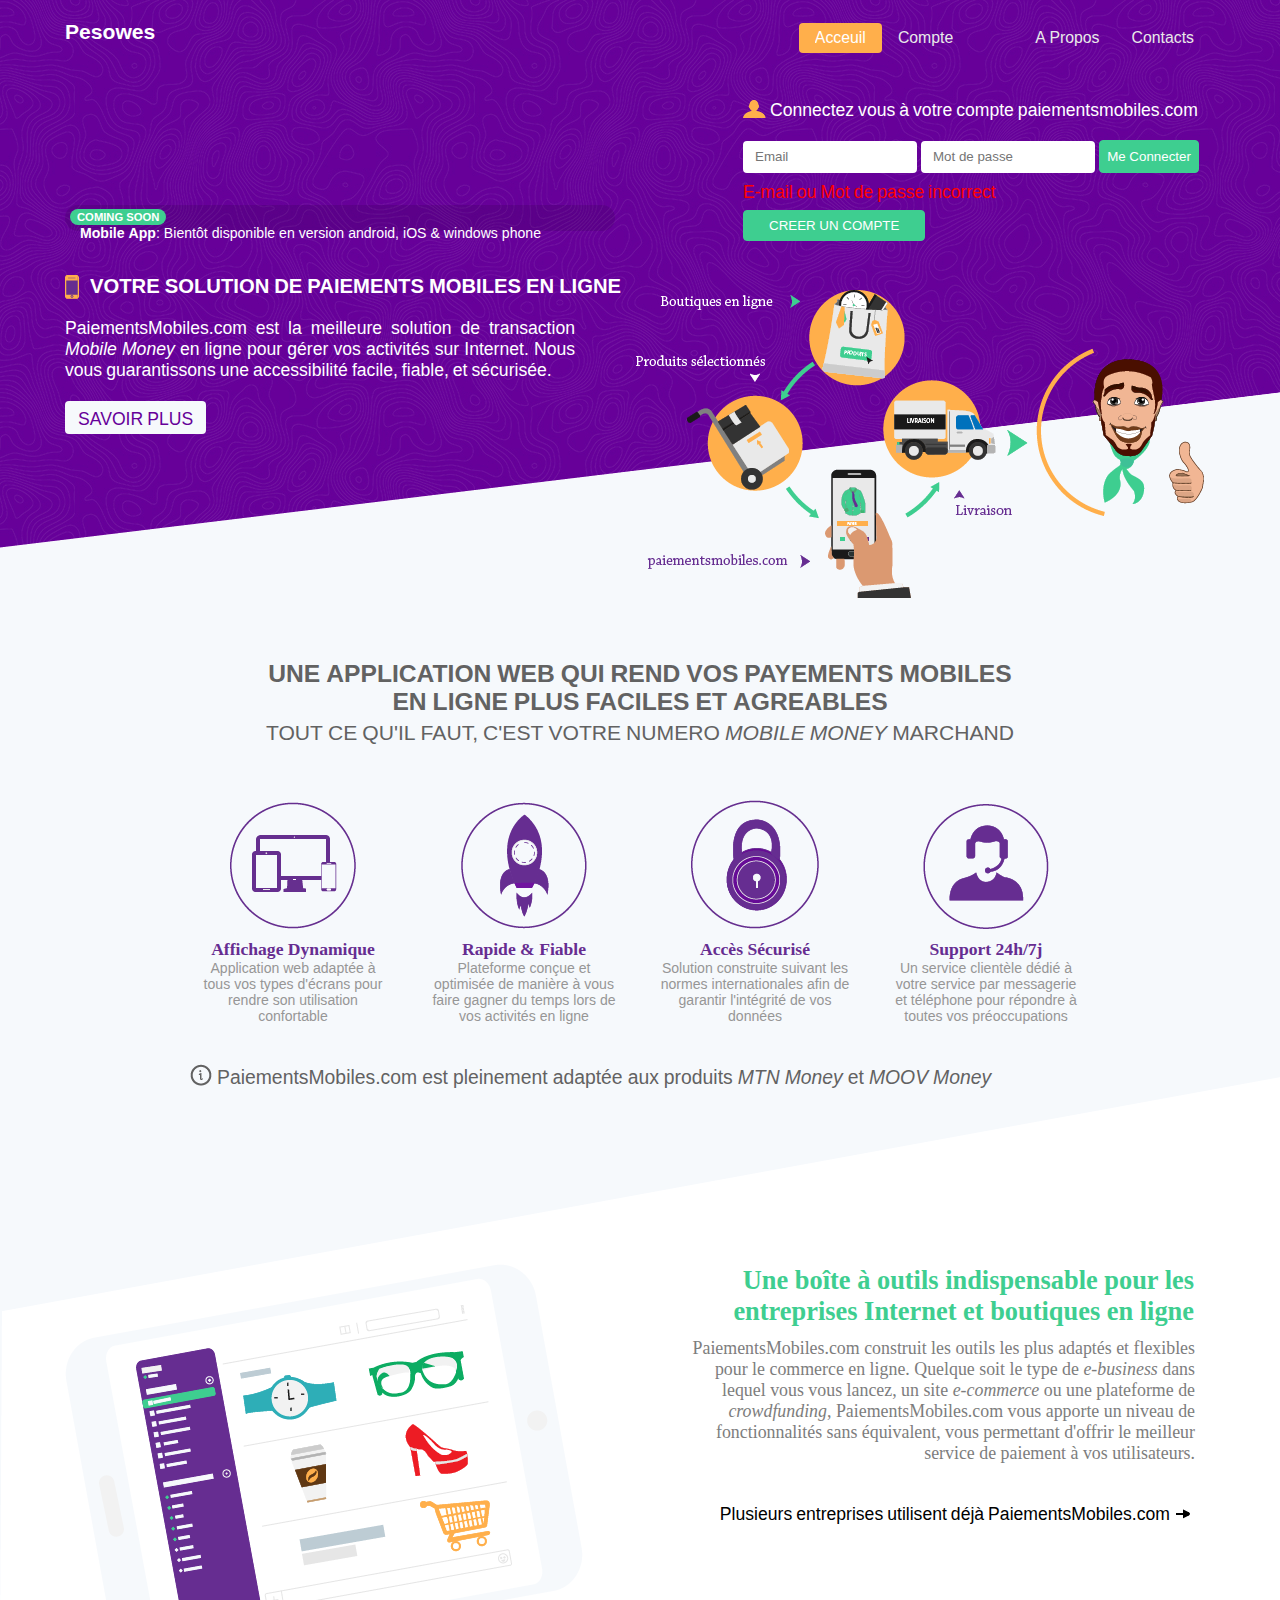
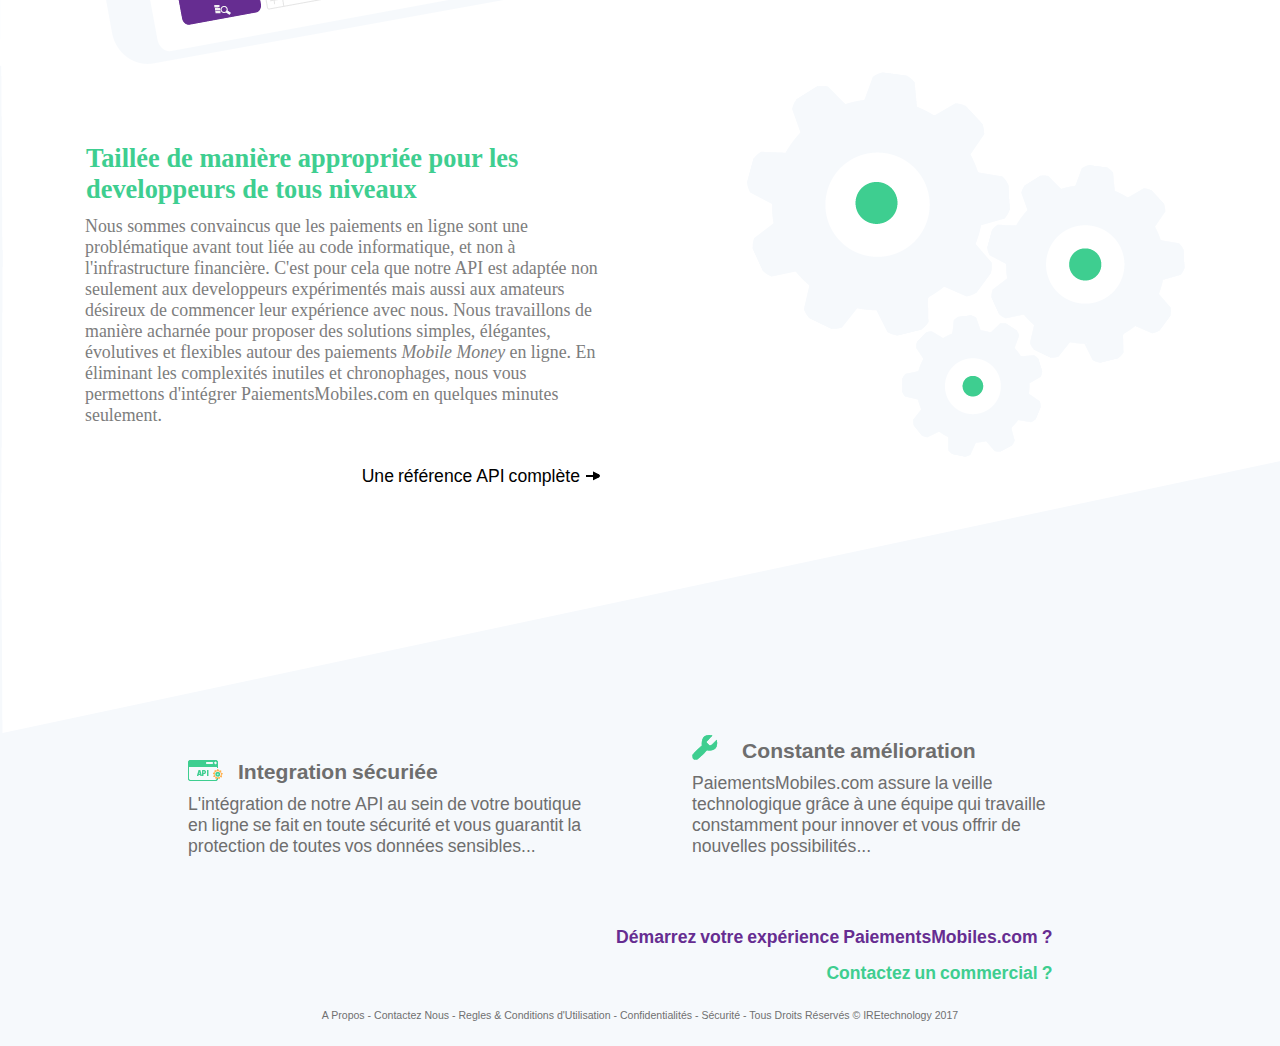
<file: index.html>
﻿<!DOCTYPE html>
<html lang="fr">
	<head>
		<meta http-equiv="content-type" content="text/html" charset="utf-8"/>
		<title>PaiementsMobiles.com</title>
		<link rel="stylesheet" type="text/css" href="css/main.css"/>
		<meta name="keywords" content="mobile money, payement en ligne, transaction en ligne, moov money, flooz"/>
		<meta name="description" content="paiementsmobiles.com: Nous sommes le lien entre vos sites de ventes en ligne et vos clients MTN Money et MOOV Money pour des paiements en toute simplicité, sécurité et fiabilité"/>
		<meta name="author" content="iretech.com"/>
		<meta name="width=device-width, initial-scale=1.0"/>
		<!--[if lt IE 11]>
			<link rel="stylesheet" type="text/css" href="png_displayer.css"/>
		<![endif]-->
		<!--[if lt IE 9]>
			<script src="http://html5shim.googlecode.com/svn/trunk/html5.js"></script>
		<![endif]-->
	</head>
	<body id="doc_scroll_bar">
		<div id="wrap_header">
			<header id="start">
				<div id="logo">
					<h1><a href="index.html">Pesowes<span id="pm"></a></span></h1>
				</div>
				<nav>
					<ul class="lavaLampWithImage" id="lava_menu">
						<li class="current"><a href="index.html" class="current_menu">Acceuil</a></li>
						<li id="accountMenu"><a href="account.html">Compte</a></li>
						<li><a href="apropos.html">A Propos</a></li>
						<li><a href="contact.html" id="contact">Contacts</a></li>
						<!-- <li><a href="eng/index.html" class="lang">Langue</a></li> -->
					</ul>
				</nav>
				<div id="coming_soon">
					<article>
						<p id="news">COMING SOON</p><p><strong>Mobile App</strong>: Bientôt disponible en version android, iOS &amp; windows phone</p>
					</article>
				</div>
				<div id="intro">
					<div class="flat_icon">
						<img src="images/phone_icon.png" class="icon shake" alt="" border="0" width="" height=""/><h2>VOTRE SOLUTION DE PAIEMENTS MOBILES EN LIGNE</h2>
					</div>
					<article>
						PaiementsMobiles.com est la meilleure solution de transaction <em>Mobile Money</em> en ligne pour gérer vos activités sur Internet.
						Nous vous guarantissons une accessibilité facile, fiable, et sécurisée.
						<p class="know_more"><a href="#knowMore">SAVOIR PLUS</a></p>
					</article>
				</div>
				<div id="connection">
					<p class="fadeOnClick"><img src="images/account_icon.png" alt="" border="0" width="" height=""/>Connectez vous à votre compte paiementsmobiles.com</p>
					<form id="form" method="POST" action="account.html" class="fadeOnClick">
						<input type="email" placeholder="Email" id="email" name="email" required />
						<input type="password" placeholder="Mot de passe" id="pass" required />
						<input type="submit" value="Me Connecter" id="submit"/>
						<span>E-mail ou Mot de passe incorrect</span>
					</form>
				</div>
				<div id="accountButton">
					<input type="button" class="create_account_button" id="createAccount" value="CREER UN COMPTE"/>
				</div>
				<div id="registration">
					<p id="creer_compte"><img src="images/account_icon.png" alt="" border="0" width="" height=""/>Démarrez la création de votre compte</p>
					<p id="creer_gratis">C'est gratuit et ca le restera toujours</p>
					<form method="POST" action="index.html" id="registrationForm"><!-- Will be handled by JAVA -->
						<input type="email" placeholder="Entrer votre e-mail" required/><br/>
						<span id="mail_invalid">Entrer une addresse e-mail valid</span>
						<input type="password" placeholder="Entrer un mot de passe" required/><br/>
						<span id="pass_invalid">Saisissez plus de huits(8) characters</span>
						<input type="password" placeholder="Confirmer votre mot de passe" required/><br/>
						<span id="confirm_pass_invalid">Mot de passe ne correspond pas</span>
						<input type="checkbox" class="checkbox"/><span class="checkbox">J'accepte les conditions et règles d'utilisations</span>
						<p class="checkbox"><a href="conditions.html"><u>Lire les conditions et règles d'utilisations</u></a></p>
						<input type="submit" value="Créer" id="creer"/>
					</form>
				</div>
				<div class="clear"></div>
				<div id="illustration_fig">
					<img src="images/illustration.png" width="" height="" alt="" border="0"/>
					<img src="images/arrow_icon.png" width="" height="" alt="" class="arrow_icon shake-horizontal"/>
					<img src="images/start_shopping_arrow_icon.png" width="" height="" alt="" class="start_shopping_arrow_icon shake-horizontal"/>
				</div>
				<div id="weAreOnline">
					<div id="send_msg_box">
						<p id="salutation">Salut cher client, comment pouvons nous etre utile?</p>
						<p>Nous sommes pour le moment offline. Laissez nous un message, nous vous répondons dès que possible.</p>
						<form method="POST" action="send_email.php">
							<label for="client_email">Fournissez votre email, au cas ou vous ne serez plus en ligne nous pourrons toujours vous contacter</label>
							<input type="text"/>
							<textarea>Votre message!</textarea>
						</form>
					</div>
					<p id="helloMsg">Salut, pouvons-nous vous aider en quoique ce soit?</p>
					<canvas id="weAreOnlineBox" width="52" height="52"></canvas>
				</div>
			</header>
		</div>
		<div id="wrap_content_heading">
			<header>
				<h1>UNE APPLICATION WEB QUI REND VOS PAYEMENTS MOBILES<br/>EN LIGNE PLUS FACILES ET AGREABLES </h1>
				<p>TOUT CE QU'IL FAUT, C'EST VOTRE NUMERO <em>MOBILE MONEY</em> <span style="cursor:default;" title="Vous pouvez vous raprochez de l'opérateur Mobile Money de votre choix pour obtenir ce numéro">MARCHAND</span></p>
			</header>
		</div>
		<div id="wrap_content">
			<div id="features">
				<div class="utilities">
					<img src="images/ui_icon.png" width="" height="" alt="User Friendly Icon"/>
					<p>Affichage Dynamique</p>
					<p>Application web adaptée à tous vos types d'écrans pour rendre son utilisation confortable</p>
				</div>
				<div class="utilities">
					<img src="images/fast_icon.png" width="" height="" alt="Fast & Reliable Icon"/>
					<p>Rapide &amp; Fiable</p>
					<p>Plateforme conçue et optimisée de manière à vous faire gagner du temps lors de vos activités en ligne</p>
				</div>
				<div class="utilities">
					<img src="images/secured.png" width="" height="" alt="Secured Icon"/>
					<p>Accès Sécurisé</p>
					<p>Solution construite suivant les normes internationales afin de garantir l'intégrité de vos données</p>
				</div>
				<div class="utilities last">
					<img src="images/support.png" width="" height="" alt="Support Icon"/>
					<p>Support 24h/7j</p>
					<p>Un service clientèle dédié à votre service par messagerie et téléphone pour répondre à toutes vos préoccupations</p>
				</div>
			</div>
		</div>
		<div id="main_content">
			<section id="up_content">
				<aside id="knowMore">
					<img src="images/notice_icon.png" width="" height="" alt="Important Info Icon"/><p>PaiementsMobiles.com est pleinement adaptée aux produits <em>MTN Money</em> et <em>MOOV Money</em></p>
				</aside>
				<img src="images/ventures_flat_design.png" width="" heigh="" alt="Internet Companies description" id="ventures_flat_design"/>
				<article id="ventures">
					<p><strong>Une boîte à outils indispensable pour les entreprises Internet et boutiques en ligne</strong></p>
					<p id="int_comp_data">
						PaiementsMobiles.com construit les outils les plus adaptés et flexibles pour le commerce en ligne. Quelque soit le type de <i>e-business</i> dans lequel vous vous lancez,
						un site <em>e-commerce</em> ou une plateforme de <em>crowdfunding</em>, PaiementsMobiles.com vous apporte un niveau de
						fonctionnalités sans équivalent, vous permettant d'offrir le meilleur service de paiement à vos utilisateurs.
					</p>
					<p id="discover"><a>Plusieurs entreprises utilisent déjà PaiementsMobiles.com</a></p>
				</article>
				<div class="clear"></div>
				<img src="images/dev_flat_design.png" width="" heigh="" alt="Developpers description" id="dev_flat_design"/>
				<article id="developpers">
					<p><strong>Taillée de manière appropriée pour les developpeurs de tous niveaux</strong></p>
					<p id="dev_data">
						Nous sommes convaincus que les paiements en ligne sont une problématique avant tout liée au code informatique, et non à l'infrastructure financière.
						C'est pour cela que notre API est adaptée non seulement aux developpeurs expérimentés mais aussi aux amateurs désireux de commencer leur expérience avec nous.
						Nous travaillons de manière acharnée pour proposer des solutions simples, élégantes, évolutives et flexibles autour des paiements <em>Mobile Money</em> en ligne.
						En éliminant les complexités inutiles et chronophages, nous vous permettons d'intégrer PaiementsMobiles.com en quelques minutes seulement.
					</p>
					<p id="api"><a>Une référence API complète</a></p>
				</article>
				<div class="clear"></div>
			</section>
		</div>
		<section id="down_content">
			<article id="integration">
				<img src="images/integration_icon.png" width="" height="" alt=""/><p><strong>Integration sécuriée</strong></p>
				<p>
					L'intégration de notre API au sein de votre boutique en ligne se fait en toute sécurité et vous guarantit la protection de toutes vos données sensibles...
				</p>
			</article>
			<article id="improvment">
				<img src="images/improvment_icon.png" width="" height="" alt="" id="last_icon"/><p><strong>Constante amélioration</strong></p>
				<p>
					PaiementsMobiles.com assure la veille technologique grâce à une équipe qui travaille constamment pour innover et vous offrir de nouvelles possibilités...
				</p>
			</article>
		</section>
		<div id="down_decision_buttons">
			<a href="#start" id="downRegistration"><p>Démarrez votre expérience PaiementsMobiles.com ?</p></a>
			<div class="clear"></div>
			<a href="#start" id="downContact"><p>Contactez un commercial ?</p></a>
		</div>
		<div class="clear"></div>
		<div id="myAccount">
			<div id="overlay_menu_bar"></div>
			<h2><img src="images/overlay_account_icon.png" width="" height="" alt="" id="overlay_account_icon"/>Veuillez vous connecter à votre compte paiementsmobiles.com</h2>
			<form id="overlay_connection" method="POST" action="account.html" class="fadeOnClick"><!-- Also handled by JAVA -->
				<input type="email" placeholder="Email" id="overlay_email" name="email" required />
				<input type="password" placeholder="Mot de passe" id="overlay_pass" required />
				<span>E-mail ou Mot de passe incorrect</span>
				<input type="submit" value="Me Connecter" id="overlay_submit"/>
			</form>
		</div>
		<div id="overlay_contact">
			<div class="menu_bar"></div>
			<div id="contact_form">
				<div id="contact_msg">
					<img src="images/mail.png" width="" height="" alt="Mail Icon"/><p>Ecrivez à notre équipe</p>
				</div>
				<form method="POST" action="contact.html" class="cform">
					<input type="text" placeholder="Nom" id="fname"/><br/><br/>
					<input type="text" placeholder="Prénom" id="lname"/><br/><br/>
					<input type="email" placeholder="Email" id="email"/><br/><br/>
					<textarea style="font-size: .8em; color: rgb(100, 100, 100);">Comment pouvons nous vous aider?</textarea>
					<input type="reset" value="Annuler" class="cancel" id="abort"/><input type="submit" value="Envoyer" class="submit"/>
				</form>
			</div>
		</div>
		<div id="confirmation_msg">
			<div id="msg">
				<input type="image" src="images/quit.png" id="quit"/>
				<p>Votre inscription a été traitée avec succès</p>
				<p>Merci de votre inscription sur paiementsmobiles.com. Un message a été envoyé à votre addresse e-mail. Merci de bien vouloir confirmer pour valider votre compte</p>
			</div>
		</div>
		<div id="notification_popup">
			<div class="menu_bar bar" ></div>
			<div id="notif_msg">
				<input type="image" src="images/quit.png" id="goBack"/>
				<p id="notification">Insert notifaction message here</p>
			</div>
		</div>
		<div id="wrap_footer">
			<footer>
				<p><a href="#apropos.html">A Propos</a> - <a href="#start" id="footerContact">Contactez Nous</a> - <a href="#conditions.html">Regles &amp; Conditions d'Utilisation</a> - <a href="#confidentialite.html">Confidentialités</a> - <a href="#securite.html">Sécurité</a> - Tous Droits Réservés &copy; IREtechnology 2017</p>
			</footer>
		</div>
		<script type="text/javascript" src="js/jquery.min.js"></script>
		<script type="text/javascript" src="js/jquery.easing.min.js"></script>
		<script type="text/javascript" src="js/jquery.lavalamp.min.js"></script>
		<script type="text/javascript" src="js/js_cnx_script.js"></script>
		<script type="text/javascript" src="js/val_ctrl_script.js"></script>
		<script type="text/javascript">
			window.onload=function() {
				var weAreOnlineBox=document.getElementById("weAreOnlineBox"), helloMsg=document.getElementById("helloMsg");
				$(function() {
					$("#helloMsg").hide();
					$("#weAreOnlineBox").hide();
					function showWeAreOnline() {
						setTimeout(function() {
							$("#weAreOnlineBox:hidden").fadeIn(3000);
						}, 6000);
						setTimeout(function() {
							$("#helloMsg:hidden").fadeIn("slow", function() {
								$("#helloMsg").animate({
									left: "825px"
								}, "fast"), $("#helloMsg").animate({
									left: "838px"
								}, "fast"), $("#helloMsg").animate({
									left: "830px"
								}, "fast"), $("#helloMsg").animate({
									left: "838px"
								}, "fast");
							});
						}, 7000);
						setTimeout(function() {
							$("#helloMsg").fadeOut(3000);
						}, 12000);
					}
					showWeAreOnline();
				});
				weAreOnlineBox.onmouseover=function() {
					$("#helloMsg:hidden").fadeIn("slow");
				};
				weAreOnlineBox.onmouseout=function() {
					$("#helloMsg").fadeOut("slow");
				};
				weAreOnlineBox.onclick=function() {
					$("#helloMsg").fadeOut("slow");
				};
				function quitConfirmationMsg() {
					var confirmation_msg=document.getElementById("confirmation_msg"), quit=document.getElementById("quit"), doc_scroll_bar=document.getElementById("doc_scroll_bar");
					quit.onclick=function() {
						confirmation_msg.style.display="none";
						doc_scroll_bar.style.overflow="visible";
					};
				}
				quitConfirmationMsg();
			}
		</script>
	</body>
</html>
</file>
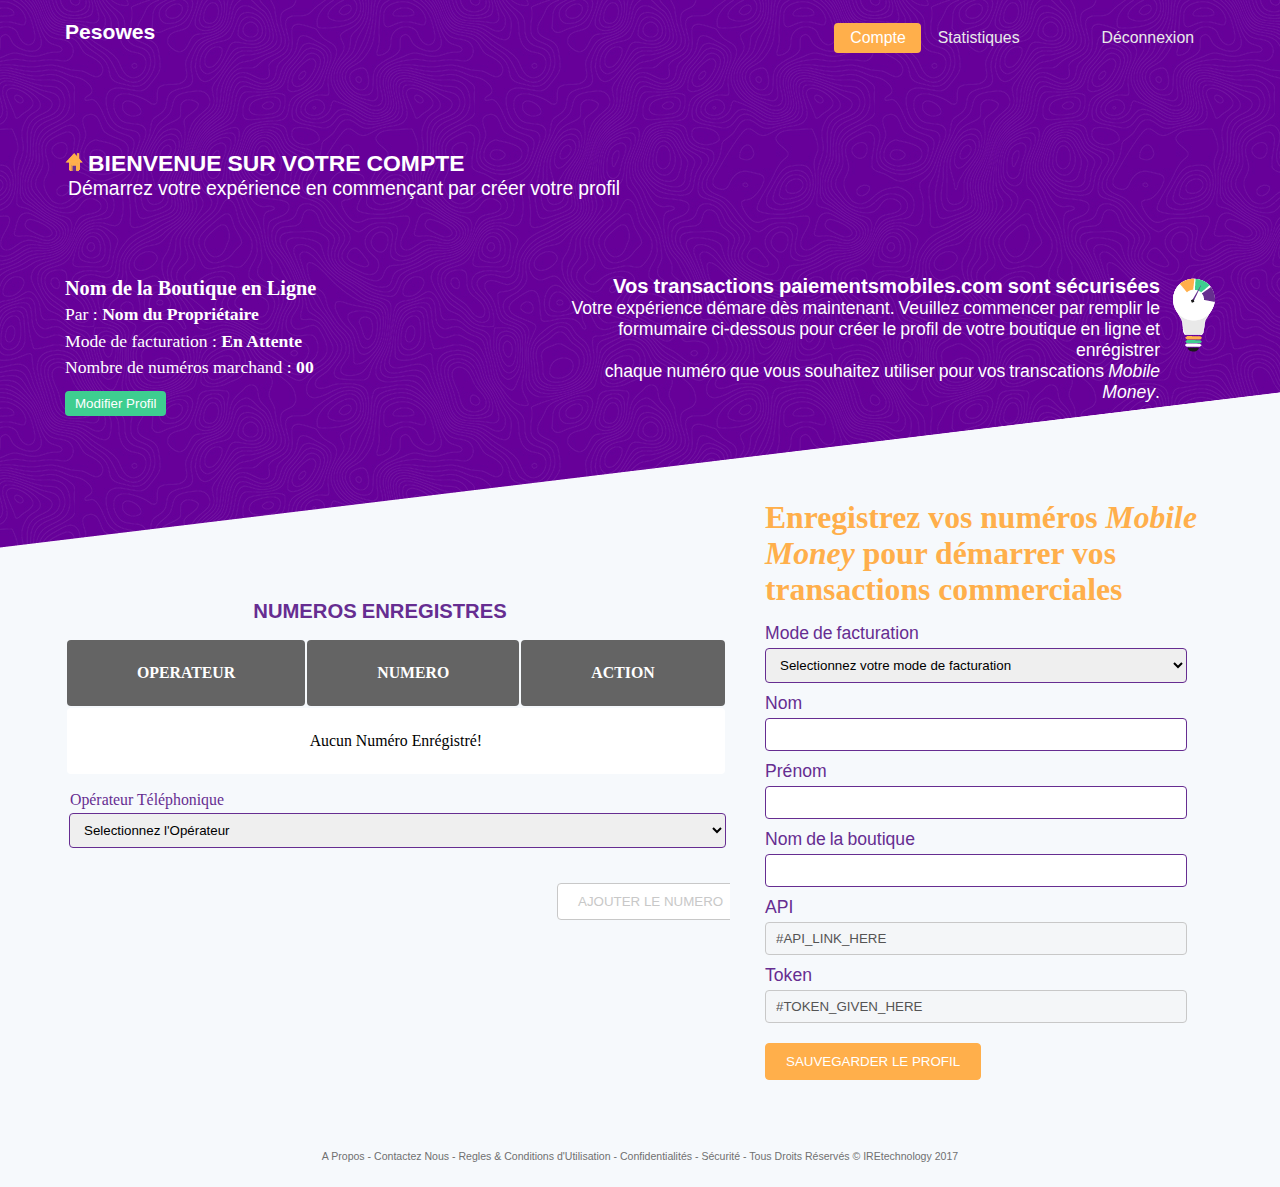
<file: account.html>
﻿<!DOCTYPE html>
<html lang="fr">
	<head>
		<meta http-equiv="content-type" content="text/html" charset="utf-8"/>
		<title>PaiementsMobiles.com</title>
		<link rel="stylesheet" type="text/css" href="css/account.css"/>
		<meta name="keywords" content="mobile money, payement en ligne, transaction en ligne, moov money, flooz"/>
		<meta name="description" content="paiementsmobiles.com: Nous sommes le lien entre vos sites de ventes en ligne et vos clients MTN Money et MOOV Money pour des paiements en toute simplicité, sécurité et fiabilité"/>
		<meta name="author" content="iretech.com"/>
		<meta name="width=device-width, initial-scale=1.0"/>
		<!--[if lt IE 11]>
			<link rel="stylesheet" type="text/css" href="png_displayer.css"/>
		<![endif]-->
		<!--[if lt IE 9]>
			<script src="http://html5shim.googlecode.com/svn/trunk/html5.js"></script>
		<![endif]-->
	</head>
	<body id="doc_scroll_bar">
		<div id="wrap_header">
			<header id="start">
				<div id="logo">
					<h1><a href="#index.html">Pesowes<span id="pm"></a></span></h1>
				</div>
				<nav>
					<ul class="lavaLampWithImage" id="lava_menu";>
						<li class="current"><a href="#" class="current_menu">Compte</a></li>
						<li><a href="statistics.html">Statistiques</a></li>
						<li><a href="index.html">Déconnexion</a></li>
					</ul>
				</nav>
				<div id="intro_account">
					<img src="images/home.png" width="" height="" alt=""/><h2>BIENVENUE SUR VOTRE COMPTE</h2>
					<p>Démarrez votre expérience en commençant par créer votre profil</p>
				</div>
				<div id="note">
					<img src="images/note_icon.png" width="" height="" alt=""/>
					<h2>Vos transactions paiementsmobiles.com sont sécurisées</h2>
					<p style="width: 600px;">Votre expérience démare dès maintenant. Veuillez commencer par remplir le<br/>formumaire ci-dessous pour créer le profil de votre boutique en ligne et enrégistrer<br/>chaque numéro que vous souhaitez utiliser pour vos transcations <em>Mobile Money</em>.</p>
				</div>
				<div id="profile_detail">
					<!-- <canvas id="profile_pic_canvas" width="52" height="52"></canvas> -->
					<h2 id="shop_name">Nom de la Boutique en Ligne</h2>
					<p>Par : <strong><span class="full_name">Nom du Propriétaire</span></strong></p>
					<p>Mode de facturation : <strong><span class="charging_mode">En Attente</span></strong></p>
					<p>Nombre de numéros marchand : <span class="charging_mode"><b>00</b></span></p>
					<input type="button" value="Modifier Profil" id="edit_profile_button"/> <!-- Action Must be Done in Java To Allow User To Edit His/Her Profile -->
				</div>
			</header>
		</div>
		<div id="main_content">
			<div id="profile">
				<h2>Enregistrez vos numéros <em>Mobile Money</em> pour démarrer vos transactions commerciales</h2>
				<form method="POST" action="#save_profile.java" id="profile_form"> <!-- Action Must Be Performed In Java To Save The User Profile  -->
					<label for="mode"><span class="mode">Mode de facturation</span></label><br/>
					<select name="" id="charging_type">
						<option>Selectionnez votre mode de facturation</option>
						<option>Facturé à la boutique</option>
						<option>Facturé au client</option>
					</select>
					<label for="fname"><span class="payment_title">Nom</span><input type="text" placeholder="" class="creating_profile" name="amount" id="fname"/></label>
					<label for="lname"><span class="payment_title">Prénom</span><input type="text" placeholder="" class="creating_profile" name="lname" id="fee"/></label>
					<label for="sname"><span class="payment_title">Nom de la boutique</span><input type="text" placeholder="" name="description" class="creating_profile" id="description"/></label>
					<label for="api"><span class="payment_title">API</span><input type="text" value="#API_LINK_HERE" class="" name="api" id="api" disabled /></label>
					<label for="token"><span class="payment_title">Token</span><input type="text" value="#TOKEN_GIVEN_HERE" class="" name="token" id="token" disabled /></label>
					<input type="submit" value="SAUVEGARDER LE PROFIL" id="save_profile_button"/>
					<p class="fictiveCode" style="display:none;"><input type="text" placeholder="Veuillez entrer le code reçus par SMS sur votre numéro" class="pay" id="code" name="code" required /></p>
				</form>
			</div>
			<div id="existing_profile">
				<h2>NUMEROS ENREGISTRES</h2>
				<div id="profile_table">
					<table>
						<th>OPERATEUR</th><th>NUMERO</th><th>ACTION</th>
						<!-- Action Must Be Perfomed In Java To Allow User To Remove or Delete Telephone Numbers From Their profile -->
						<!-- <tr style="display:"><td>MOOV</td><td>+229 95 01 02 03</td><td><a href="#remove.java">RETIRER</a></td></tr> -->
						<tr class="noNumberSaved"><td colspan="3">Aucun Numéro Enrégistré!</td><td></td><td></td></tr>
					</table>
					<div id="adding_telephone">
						<form method="POST" action="#add_telephone.java"> <!-- Action Must Be Perfomed In Java To Allow User To Add Other Telephone Numbers -->
							<label for="operator"><span class="payment_title operator_title">Opérateur Téléphonique</span></label>
							<select name="msisdn" id="msisdn">
								<option class="none">Selectionnez l'Opérateur</option>
								<option class="moov">MOOV</option>
								<option class="mtn">MTN</option>
							</select>
							<label for="tel" id="telProfileInput"><span class="payment_title operator_title">Numéro de Téléphone</span><input type="text" placeholder="" name="tel" id="tel"/></label>
							<!-- <input type="submit" value="ASSOCIER UN NUMERO" id="add_tel_button"/> -->
							<input type="button" value="AJOUTER LE NUMERO" id="associate_tel_button"/><br/>
						</form>
					</div>
				</div>
			</div>
		</div>
		<div class="clear"></div>
		<div id="overlay_contact">
			<div class="menu_bar"></div>
			<div id="contact_form">
				<div id="contact_msg">
					<img src="images/mail.png" width="" height="" alt="Mail Icon"/><p>Ecrivez à notre équipe</p>
				</div>
				<form method="POST" action="contact.html">
					<input type="text" placeholder="Nom" id="fname"/><br/><br/>
					<input type="text" placeholder="Prénom" id="lname"/><br/><br/>
					<input type="email" placeholder="Email" id="email"/><br/><br/>
					<textarea style="font-size: .8em; color: rgb(100, 100, 100);">Comment pouvons nous vous aider?</textarea>
					<input type="reset" value="Annuler" class="cancel" id="abort"/><input type="submit" value="Envoyer" class="submit" onclick="sendMail()"/>
				</form>
			</div>
		</div>
		<div class="fictiveBlock" style="display:none;" id="contact">
			<p class="create_account_button" id="createAccount">CREER UN COMPTE paiementsmobiles.com</p>
			<p class="cnx" id="scnx">Se Connecter</p>
			<div id="down_decision_buttons">
				<a href="#start" id="downRegistration"><p>Prêt à démarer votre compte paiementsmobiles.com?</p></a>
				<a href="#start" id="downContact"><p>Contactez un de nos agents commercial!</p></a>
				<div id="weAreOnline">
					<p id="helloMsg">Salut, pouvons-nous vous aider en quoique ce soit?</p>
					<canvas id="weAreOnlineBox" width="52" height="52"></canvas>
				</div>
				<div id="accountMenu"></div><span id="home"></span>
			</div>
		</div>
		<div id="notification_popup">
			<div class="menu_bar bar" ></div>
			<div id="notif_msg">
				<input type="image" src="images/quit.png" id="goBack"/>
				<p id="notification">Insert notifaction message here</p>
			</div>
		</div>
		<div id="wrap_footer">
			<footer>
				<p><a href="#apropos.html">A Propos</a> - <a href="#start" id="footerContact">Contactez Nous</a> - <a href="#conditions.html">Regles &amp; Conditions d'Utilisation</a> - <a href="#confidentialite.html">Confidentialités</a> - <a href="#securite.html">Sécurité</a> - Tous Droits Réservés &copy; IREtechnology 2017</p>
			</footer>
		</div>
		<script type="text/javascript" src="js/jquery.min.js"></script>
		<script type="text/javascript" src="js/jquery.easing.min.js"></script>
		<script type="text/javascript" src="js/jquery.lavalamp.min.js"></script>
		<script type="text/javascript" src="js/js_cnx_script.js"></script>
		<script type="text/javascript" src="js/val_ctrl_script.js"></script>
	</body>
</html>
</file>
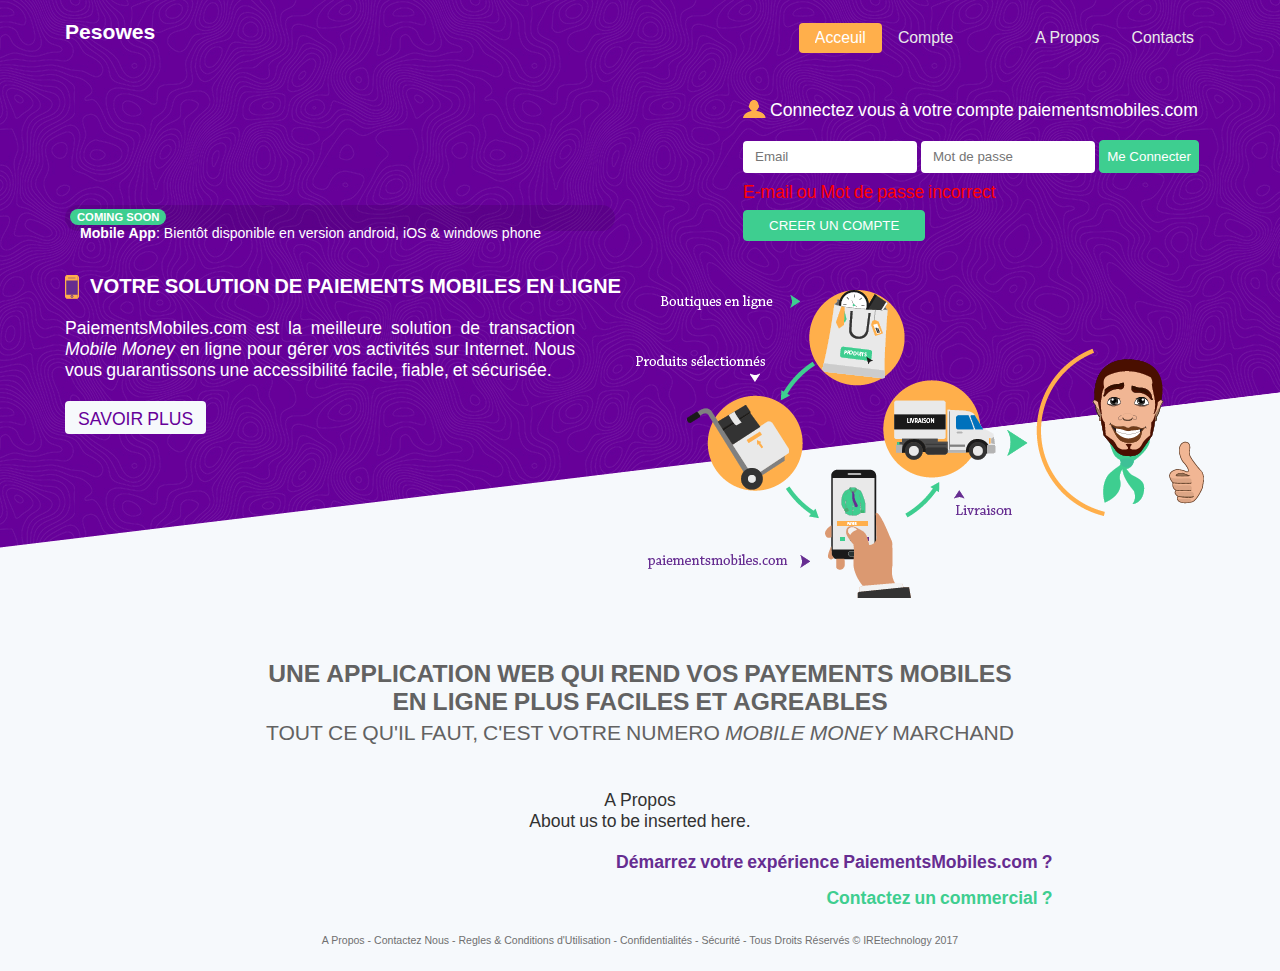
<file: apropos.html>
﻿<!DOCTYPE html>
<html lang="fr">
	<head>
		<meta http-equiv="content-type" content="text/html" charset="utf-8"/>
		<title>PaiementsMobiles.com</title>
		<link rel="stylesheet" type="text/css" href="css/main.css"/>
		<meta name="keywords" content="mobile money, payement en ligne, transaction en ligne, moov money, flooz"/>
		<meta name="description" content="paiementsmobiles.com: Nous sommes le lien entre vos sites de ventes en ligne et vos clients MTN Money et MOOV Money pour des paiements en toute simplicité, sécurité et fiabilité"/>
		<meta name="author" content="iretech.com"/>
		<meta name="width=device-width, initial-scale=1.0"/>
		<!--[if lt IE 11]>
			<link rel="stylesheet" type="text/css" href="png_displayer.css"/>
		<![endif]-->
		<!--[if lt IE 9]>
			<script src="http://html5shim.googlecode.com/svn/trunk/html5.js"></script>
		<![endif]-->
	</head>
	<body id="doc_scroll_bar">
		<div id="wrap_header">
			<header id="start">
				<div id="logo">
					<h1><a href="index.html">Pesowes<span id="pm"></a></span></h1>
				</div>
				<nav>
					<ul class="lavaLampWithImage" id="lava_menu">
						<li class="current"><a href="index.html" class="current_menu">Acceuil</a></li>
						<li id="accountMenu"><a href="account.html">Compte</a></li>
						<li><a href="apropos.html">A Propos</a></li>
						<li><a href="contact.html" id="contact">Contacts</a></li>
						<!-- <li><a href="eng/index.html" class="lang">Langue</a></li> -->
					</ul>
				</nav>
				<div id="coming_soon">
					<article>
						<p id="news">COMING SOON</p><p><strong>Mobile App</strong>: Bientôt disponible en version android, iOS &amp; windows phone</p>
					</article>
				</div>
				<div id="intro">
					<div class="flat_icon">
						<img src="images/phone_icon.png" class="icon shake" alt="" border="0" width="" height=""/><h2>VOTRE SOLUTION DE PAIEMENTS MOBILES EN LIGNE</h2>
					</div>
					<article>
						PaiementsMobiles.com est la meilleure solution de transaction <em>Mobile Money</em> en ligne pour gérer vos activités sur Internet.
						Nous vous guarantissons une accessibilité facile, fiable, et sécurisée.
						<p class="know_more"><a href="#knowMore">SAVOIR PLUS</a></p>
					</article>
				</div>
				<div id="connection">
					<p class="fadeOnClick"><img src="images/account_icon.png" alt="" border="0" width="" height=""/>Connectez vous à votre compte paiementsmobiles.com</p>
					<form id="form" method="POST" action="account.html" class="fadeOnClick">
						<input type="email" placeholder="Email" id="email" name="email" required />
						<input type="password" placeholder="Mot de passe" id="pass" required />
						<input type="submit" value="Me Connecter" id="submit"/>
						<span>E-mail ou Mot de passe incorrect</span>
					</form>
				</div>
				<div id="accountButton">
					<input type="button" class="create_account_button" id="createAccount" value="CREER UN COMPTE"/>
				</div>
				<div id="registration">
					<p id="creer_compte"><img src="images/account_icon.png" alt="" border="0" width="" height=""/>Démarrez la création de votre compte</p>
					<p id="creer_gratis">C'est gratuit et ca le restera toujours</p>
					<form method="POST" action="index.html" id="registrationForm"><!-- Will be handled by JAVA -->
						<input type="email" placeholder="Entrer votre e-mail" required/><br/>
						<span id="mail_invalid">Entrer une addresse e-mail valid</span>
						<input type="password" placeholder="Entrer un mot de passe" required/><br/>
						<span id="pass_invalid">Saisissez plus de huits(8) characters</span>
						<input type="password" placeholder="Confirmer votre mot de passe" required/><br/>
						<span id="confirm_pass_invalid">Mot de passe ne correspond pas</span>
						<input type="checkbox" class="checkbox"/><span class="checkbox">J'accepte les conditions et règles d'utilisations</span>
						<p class="checkbox"><a href="conditions.html"><u>Lire les conditions et règles d'utilisations</u></a></p>
						<input type="submit" value="Créer" id="creer"/>
					</form>
				</div>
				<div class="clear"></div>
				<div id="illustration_fig">
					<img src="images/illustration.png" width="" height="" alt="" border="0"/>
					<img src="images/arrow_icon.png" width="" height="" alt="" class="arrow_icon shake-horizontal"/>
					<img src="images/start_shopping_arrow_icon.png" width="" height="" alt="" class="start_shopping_arrow_icon shake-horizontal"/>
				</div>
				<div id="weAreOnline">
					<div id="send_msg_box">
						<p id="salutation">Salut cher client, comment pouvons nous etre utile?</p>
						<p>Nous sommes pour le moment offline. Laissez nous un message, nous vous répondons dès que possible.</p>
						<form method="POST" action="send_email.php">
							<label for="client_email">Fournissez votre email, au cas ou vous ne serez plus en ligne nous pourrons toujours vous contacter</label>
							<input type="text"/>
							<textarea>Votre message!</textarea>
						</form>
					</div>
					<p id="helloMsg">Salut, pouvons-nous vous aider en quoique ce soit?</p>
					<canvas id="weAreOnlineBox" width="52" height="52"></canvas>
				</div>
			</header>
		</div>
		<div id="wrap_content_heading">
			<header>
				<h1>UNE APPLICATION WEB QUI REND VOS PAYEMENTS MOBILES<br/>EN LIGNE PLUS FACILES ET AGREABLES </h1>
				<p>TOUT CE QU'IL FAUT, C'EST VOTRE NUMERO <em>MOBILE MONEY</em> <span style="cursor:default;" title="Vous pouvez vous raprochez de l'opérateur Mobile Money de votre choix pour obtenir ce numéro">MARCHAND</span></p>
			</header>
		</div>
		<div id="wrap_content">
			<div style="color: #323232; text-align: center;">
				A Propos
				<p>About us to be inserted here.</p>
			</div>
			<div id="down_decision_buttons">
			<a href="#start" id="downRegistration"><p>Démarrez votre expérience PaiementsMobiles.com ?</p></a>
			<div class="clear"></div>
			<a href="#start" id="downContact"><p>Contactez un commercial ?</p></a>
		</div>
		<div class="clear"></div>
		<div id="myAccount">
			<div id="overlay_menu_bar"></div>
			<h2><img src="images/overlay_account_icon.png" width="" height="" alt="" id="overlay_account_icon"/>Veuillez vous connecter à votre compte paiementsmobiles.com</h2>
			<form id="overlay_connection" method="POST" action="account.html" class="fadeOnClick"><!-- Also handled by JAVA -->
				<input type="email" placeholder="Email" id="overlay_email" name="email" required />
				<input type="password" placeholder="Mot de passe" id="overlay_pass" required />
				<span>E-mail ou Mot de passe incorrect</span>
				<input type="submit" value="Me Connecter" id="overlay_submit"/>
			</form>
		</div>
		<div id="overlay_contact">
			<div class="menu_bar"></div>
			<div id="contact_form">
				<div id="contact_msg">
					<img src="images/mail.png" width="" height="" alt="Mail Icon"/><p>Ecrivez à notre équipe</p>
				</div>
				<form method="POST" action="contact.html" class="cform">
					<input type="text" placeholder="Nom" id="fname"/><br/><br/>
					<input type="text" placeholder="Prénom" id="lname"/><br/><br/>
					<input type="email" placeholder="Email" id="email"/><br/><br/>
					<textarea style="font-size: .8em; color: rgb(100, 100, 100);">Comment pouvons nous vous aider?</textarea>
					<input type="reset" value="Annuler" class="cancel" id="abort"/><input type="submit" value="Envoyer" class="submit"/>
				</form>
			</div>
		</div>
		<div id="confirmation_msg">
			<div id="msg">
				<input type="image" src="images/quit.png" id="quit"/>
				<p>Votre inscription a été traitée avec succès</p>
				<p>Merci de votre inscription sur paiementsmobiles.com. Un message a été envoyé à votre addresse e-mail. Merci de bien vouloir confirmer pour valider votre compte</p>
			</div>
		</div>
		<div id="notification_popup">
			<div class="menu_bar bar" ></div>
			<div id="notif_msg">
				<input type="image" src="images/quit.png" id="goBack"/>
				<p id="notification">Insert notifaction message here</p>
			</div>
			
		</div>
		<div id="wrap_footer">
			<footer>
				<p><a href="#apropos.html">A Propos</a> - <a href="#start" id="footerContact">Contactez Nous</a> - <a href="#conditions.html">Regles &amp; Conditions d'Utilisation</a> - <a href="#confidentialite.html">Confidentialités</a> - <a href="#securite.html">Sécurité</a> - Tous Droits Réservés &copy; IREtechnology 2017</p>
			</footer>
		</div>
		<script type="text/javascript" src="js/jquery.min.js"></script>
		<script type="text/javascript" src="js/jquery.easing.min.js"></script>
		<script type="text/javascript" src="js/jquery.lavalamp.min.js"></script>
		<script type="text/javascript" src="js/js_cnx_script.js"></script>
		<script type="text/javascript" src="js/val_ctrl_script.js"></script>
		<script type="text/javascript">
			window.onload=function() {
				var weAreOnlineBox=document.getElementById("weAreOnlineBox"), helloMsg=document.getElementById("helloMsg");
				$(function() {
					$("#helloMsg").hide();
					$("#weAreOnlineBox").hide();
					function showWeAreOnline() {
						setTimeout(function() {
							$("#weAreOnlineBox:hidden").fadeIn(3000);
						}, 6000);
						setTimeout(function() {
							$("#helloMsg:hidden").fadeIn("slow", function() {
								$("#helloMsg").animate({
									left: "825px"
								}, "fast"), $("#helloMsg").animate({
									left: "838px"
								}, "fast"), $("#helloMsg").animate({
									left: "830px"
								}, "fast"), $("#helloMsg").animate({
									left: "838px"
								}, "fast");
							});
						}, 7000);
						setTimeout(function() {
							$("#helloMsg").fadeOut(3000);
						}, 12000);
					}
					showWeAreOnline();
				});
				weAreOnlineBox.onmouseover=function() {
					$("#helloMsg:hidden").fadeIn("slow");
				};
				weAreOnlineBox.onmouseout=function() {
					$("#helloMsg").fadeOut("slow");
				};
				weAreOnlineBox.onclick=function() {
					$("#helloMsg").fadeOut("slow");
				};
				function quitConfirmationMsg() {
					var confirmation_msg=document.getElementById("confirmation_msg"), quit=document.getElementById("quit"), doc_scroll_bar=document.getElementById("doc_scroll_bar");
					quit.onclick=function() {
						confirmation_msg.style.display="none";
						doc_scroll_bar.style.overflow="visible";
					};
				}
				quitConfirmationMsg();
			}
		</script>
	</body>
</html>
</file>
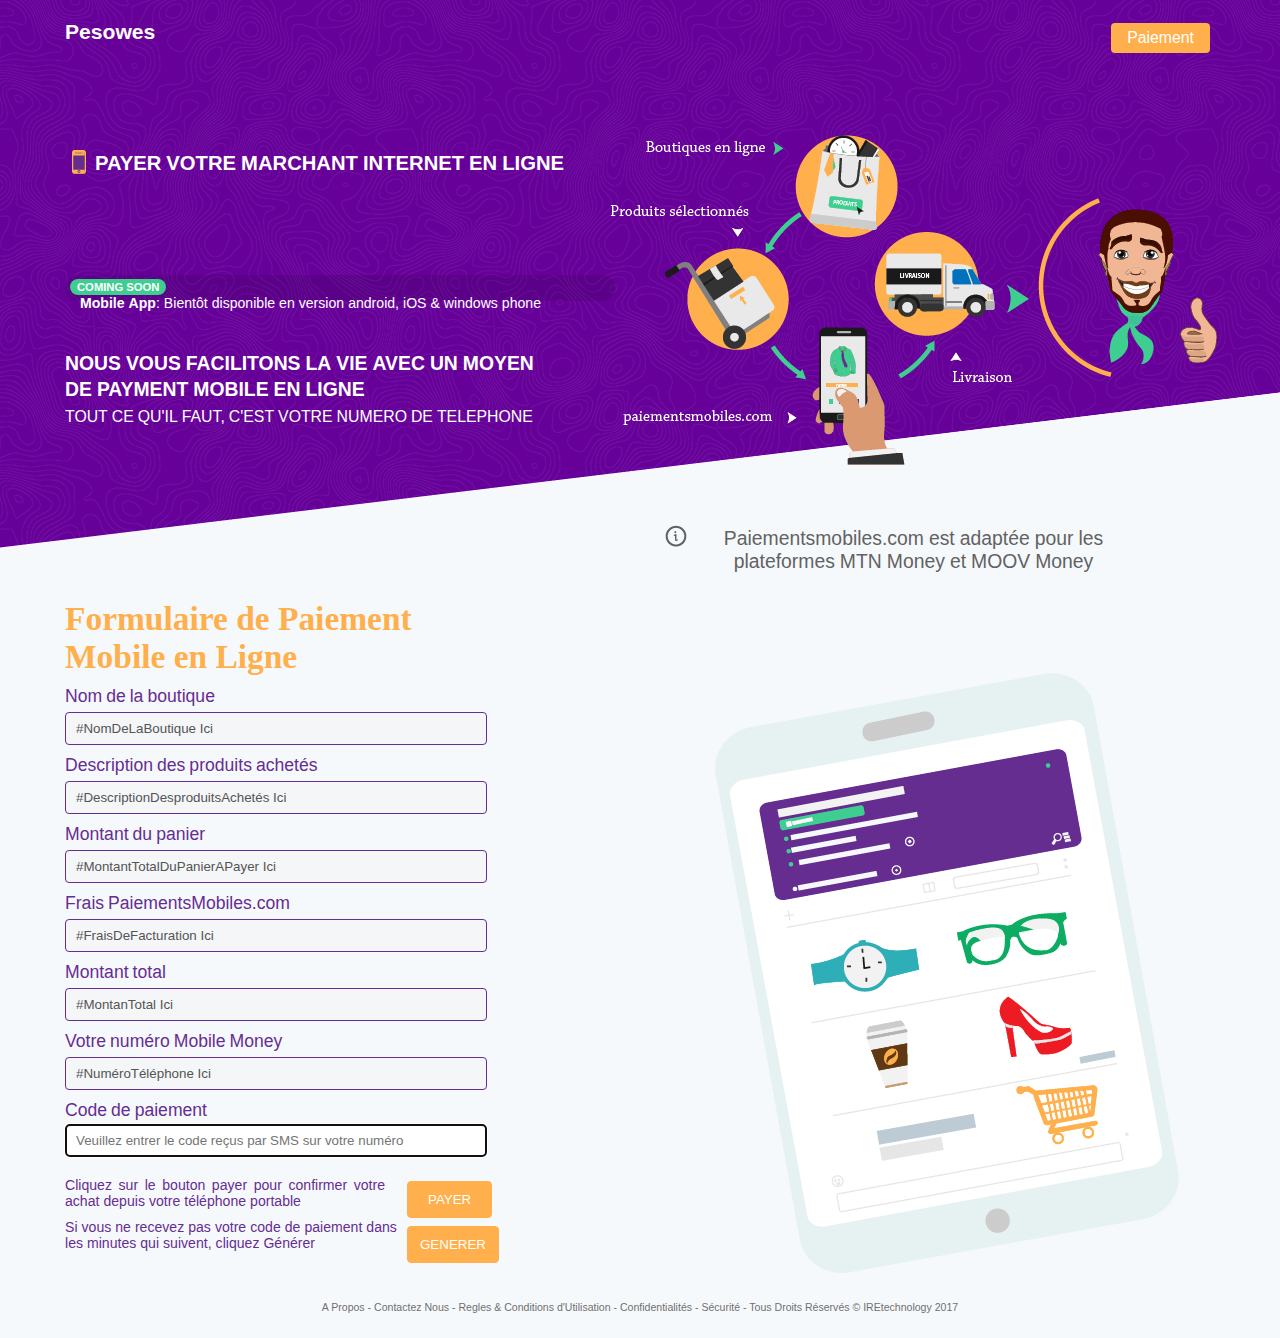
<file: payment.html>
﻿<!DOCTYPE html>
<html lang="fr">
	<head>
		<meta http-equiv="content-type" content="text/html" charset="utf-8"/>
		<title>PaiementsMobiles.com|api</title>
		<link rel="stylesheet" type="text/css" href="css/payment.css"/>
		<meta name="keywords" content="mobile money, payement en ligne, transaction en ligne, moov money, flooz"/>
		<meta name="description" content="paiementsmobiles.com: Nous sommes le lien entre vos sites de ventes en ligne et vos clients MTN Money et MOOV Money pour des paiements en toute simplicité, sécurité et fiabilité"/>
		<meta name="author" content="iretech.com"/>
		<meta name="width=device-width, initial-scale=1.0"/>
		<!--[if lt IE 11]>
			<link rel="stylesheet" type="text/css" href="png_displayer.css"/>
		<![endif]-->
		<!--[if lt IE 9]>
			<script src="http://html5shim.googlecode.com/svn/trunk/html5.js"></script>
		<![endif]-->
	</head>
	<body id="doc_scroll_bar">
		<div id="wrap_header">
			<header id="start">
				<div id="logo">
					<h1><a href="#index.html">Pesowes<span id="pm"></a></span></h1>
				</div>
				<nav>
					<ul class="lavaLampWithImage" id="lava_menu">
						<li class="current"><a href="payment.html" class="current_menu">Paiement</a></li>
						<!-- <li><a href="eng/index.html" class="lang">Langue</a></li> -->
					</ul>
				</nav>
				<div id="coming_soon">
					<article>
						<p id="news">COMING SOON</p><p><strong>Mobile App</strong>: Bientôt disponible en version android, iOS &amp; windows phone</p>
					</article>
				</div>
				<div id="short_intro">
					<h3>NOUS VOUS FACILITONS LA VIE AVEC UN MOYEN DE PAYMENT MOBILE EN LIGNE</h3>
					<p>TOUT CE QU'IL FAUT, C'EST VOTRE NUMERO DE TELEPHONE</p>
				</div>
				<div class="flat_icons">
					<img src="images/phone_icon.png" class="icon shake" alt="" border="0" width="" height=""/><h2>PAYER VOTRE MARCHANT INTERNET EN LIGNE</h2>
				</div>
				<div id="accountMenu" class="fictiveBlock" style="display:none;">
					<p class="create_account_button" id="createAccount">Créer compte paiementsmobiles.com</p>
					<p class="cnx" id="scnx">Se Connecter</p>
					<div id="down_decision_buttons">
						<a href="#start" id="downRegistration"><p>Prêt à démarer votre compte paiementsmobiles.com?</p></a>
						<a href="#start" id="downContact"><p>Contactez un de nos agents commercial!</p></a>
					</div>
					<div id="myAccount"></div><div id="contact"></div>
				</div>
				<div class="clear"></div>
				<div id="illustration_fig">
					<img src="images/illustration_pay.png" width="" height="" alt="" border="0"/>
					<img src="images/arrow_icon_pay.png" width="" height="" alt="" class="arrow_icon_pay shake-horizontal"/>
					<img src="images/start_shopping_arrow_icon.png" width="" height="" alt="" class="start_shopping_arrow_icon shake-horizontal"/>
				</div>
				<div id="weAreOnline">
					<p id="helloMsg">Salut, pouvons-nous vous aider en quoique ce soit?</p>
					<canvas id="weAreOnlineBox" width="52" height="52"></canvas>
				</div>
			</header>
		</div>
		<div id="main_content">
			<div id="paymentForm">
				<h2>Formulaire de Paiement Mobile en Ligne</h2>
				<form method="POST" action="" id ="paymentMade">
					<label for="shop_name"><span class="payment_title">Nom de la boutique</span><input type="text" value="#NomDeLaBoutique Ici" class="pay" id="shop_name" disabled /></label><br/>
					<label for="description"><span class="payment_title">Description des produits achetés</span><input type="text" value="#DescriptionDesproduitsAchetés Ici" class="pay" id="description" disabled /></label><br/>
					<label for="amount"><span class="payment_title">Montant du panier</span><input type="text" value="#MontantTotalDuPanierAPayer Ici" class="pay" id="amount" disabled /></label><br/>
					<label for="fee"><span class="payment_title">Frais PaiementsMobiles.com</span><input type="text" value="#FraisDeFacturation Ici" class="pay" id="fee" disabled /></label><br/>
					<label for="total"><span class="payment_title">Montant total</span><input type="text" value="#MontanTotal Ici" class="pay" id="total" disabled /></label><br/>
					<label for="tel"><span class="payment_title">Votre numéro Mobile Money</span><input type="text" value="#NuméroTéléphone Ici" class="pay" id="tel" disabled /></label><br/>
					<label for="code"><span class="payment_title">Code de paiement</span></label><p id="code_pay"><input type="text" placeholder="Veuillez entrer le code reçus par SMS sur votre numéro" class="pay" id="code" name="code" required /></p>
					<p id="pay_text">Cliquez sur le bouton payer pour confirmer votre achat depuis votre téléphone portable<input type="button" value="PAYER" class="button" id="pay_button"/></p>
					<p id="code_not_recieved">Si vous ne recevez pas votre code de paiement dans les minutes qui suivent, cliquez Générer<input type="button" value="GENERER" id="generate_button"/></p>
					<p id="code_generated"><input type="text" value="#GENERATED_CODE_HERE" class="pay" id="generated" name="code_generated" required disabled /></p>
				</form>
			</div>
			<div id="payment_design">
				<aside>
					<img src="images/notice_icon.png" width="" height="" alt="Important Info Icon"/><p>Paiementsmobiles.com est adaptée pour les plateformes MTN Money et MOOV Money</p>
				</aside>
				<img src="images/payment_design_icon.png" width="" height="" alt=""/>
			</div>
		</div>
		<div class="clear"></div>
		<div id="overlay_contact">
			<div id="menu_bar"></div>
			<div id="contact_form">
				<div id="contact_msg">
					<img src="images/mail.png" width="" height="" alt="Mail Icon"/><p>Ecrivez à notre équipe</p>
				</div>
				<form method="POST" action="contact.html">
					<input type="text" placeholder="Nom" id="fname"/><br/><br/>
					<input type="text" placeholder="Prénom" id="lname"/><br/><br/>
					<input type="email" placeholder="Email" id="email"/><br/><br/>
					<textarea style="font-size: .8em; color: rgb(100, 100, 100);">Comment pouvons nous vous aider?</textarea>
					<input type="reset" value="Annuler" class="cancel" id="abort"/><input type="submit" value="Envoyer" class="submit" onclick="sendMail()"/>
				</form>
			</div>
		</div>
		<div id="notification_popup">
			<div class="menu_bar bar"></div>
			<div id="notif_msg">
				<input type="image" src="images/quit.png" id="goBack"/>
				<p id="notification">Insert notifaction message here</p>
			</div>
		</div>
		<div id="wrap_footer">
			<footer>
				<p><a href="#apropos.html">A Propos</a> - <a href="#start" id="footerContact">Contactez Nous</a> - <a href="#conditions.html">Regles &amp; Conditions d'Utilisation</a> - <a href="#confidentialite.html">Confidentialités</a> - <a href="#securite.html">Sécurité</a> - Tous Droits Réservés &copy; IREtechnology 2017</p>
			</footer>
		</div>
		<script type="text/javascript" src="js/jquery.min.js"></script>
		<script type="text/javascript" src="js/jquery.easing.min.js"></script>
		<script type="text/javascript" src="js/jquery.lavalamp.min.js"></script>
		<script type="text/javascript" src="js/js_cnx_script.js"></script>
		<script type="text/javascript">
			window.onload=function() {
				var weAreOnlineBox=document.getElementById("weAreOnlineBox"), helloMsg=document.getElementById("helloMsg");
				$(function() {
					$("#helloMsg").hide();
					$("#weAreOnlineBox").hide();
					function showWeAreOnline() {
						setTimeout(function() {
							$("#weAreOnlineBox:hidden").fadeIn(3000);
						}, 6000);
						setTimeout(function() {
							$("#helloMsg:hidden").fadeIn("slow", function() {
								$("#helloMsg").animate({
									left: "825px"
								}, "fast"), $("#helloMsg").animate({
									left: "838px"
								}, "fast"), $("#helloMsg").animate({
									left: "830px"
								}, "fast"), $("#helloMsg").animate({
									left: "838px"
								}, "fast");
							});
						}, 7000);
						setTimeout(function() {
							$("#helloMsg").fadeOut(3000);
						}, 15000);
					}
					showWeAreOnline();
				});
				weAreOnlineBox.onmouseover=function() {
					$("#helloMsg:hidden").fadeIn("slow");
				};
				weAreOnlineBox.onmouseout=function() {
					$("#helloMsg").fadeOut("slow");
				};
				weAreOnlineBox.onclick=function() {
					$("#helloMsg").fadeOut("slow");
				};
			}
			function codeHandler() {
				var generate_button=document.getElementById("generate_button"), code_generated=document.getElementById("code_generated");
				generate_button.onclick=function() {
					code_generated.style.display="block";
					this.style.cursor="default";
					this.style.background="rgb(255, 255, 255)";
					this.style.color="rgb(102, 45, 145)";
					this.style.border="1px solid rgb(225, 225, 225)";
					this.value="GENERE";
					this.style.padding="10px 16px 10px 16px";
				}
			}
			codeHandler();
		</script>
	</body>
</html>
</file>
<file: css/main.css>
/*######## iPAY Main CSS ########*/
/* Genera Style */
@import url(font-awesome.min.css);

article, aside, section, footer, header, nav, figure, figcaption, blockquote, address, div
{
	display: block;
	margin: 0;
	padding: 0;
	border: none;
}

body {
	margin:0;
	padding: 0;
	font-family: "Chaparral Pro", "Segoe UI", FontAwesome, Arial;
	font-size: 1.1em;
	color: #fff;
	background: #f6f9fc;
}
p, h1, h2, h3
{
	margin: 0;
	padding: 0px;
}
h1 {
	font-size: 1.4em;
}
h2 {
	font-size: 1.15em;
}
h3 {
	font-size: 1.1em;
}
img {
	border: none;
}
a:link, a:visited {
	text-decoration: none;
	color: #fff;
	border: none;
}
a:hover, a:active {
	color: #fff;
	border: none;
}
/* ### Header Style ### */
div#wrap_header {
	margin: 0;
	padding: 0;
	height: 600px;
	background: url("../images/bg.png") no-repeat;	
}
header {
	position: relative;
	width: 1150px;
	margin: 0 auto;
}

/* Logo Style */
#logo h1 {
	position: absolute;
	top: 15px;
	font-size: 1.2em;
	text-align: center;
	margin: 5px 0 0 0;
	z-index: 5;
}
span#pm {
	margin: -5px 0 0 0;
	display: block;
	font-size: .8em;
}

/* Navigation Style */
.lavaLampWithImage {
  position: relative;
  height: 35px;
  padding: 0 5px 15px 0;
  margin: 15px 0 0 0;
  font-size: .9em;
  font-family: ;
  overflow: hidden;
  float: right;
}
.lavaLampWithImage li {
  float: left;
  list-style: none;
  max-width: auto
}
.lavaLampWithImage li.back {
  background: rgb(255, 175, 75);
  height: 30px;
  margin-top: 8px;
  z-index: 8;
  position: absolute;
  border-radius: 4px;
  -moz-border-radius: 4px;
  -webkit-border-radius: 4px;
}
.lavaLampWithImage li a {
  font: normal 100% "Chaparral Pro", Arial;
  text-shadow: none;
  text-decoration: none;
  color: rgb(233, 233, 233);
  outline: none;
  text-align: center;
  letter-spacing: 0;
  z-index: 10;
  display: block;
  float: left;
  line-height: 35px;
  padding: 5px 0 5px 0;
  position: relative;
  overflow: hidden;
  margin: auto 16px;    
}
.lavaLampWithImage li a.current_menu {
	cursor: default;
	color: #fff;
}
.lavaLampWithImage li a:hover, .lavaLampWithImage li a:active, .lavaLampWithImage li a:visited {
	color: #fff;
	border: none;
}
.lavaLampWithImage li:nth-child(2) {
	margin-right: 50px;
}

/* Coming Soon News Style */
#coming_soon {
	position: absolute;
	top: 205px;
	left: 0px;
	width: 545px;
	height: 18px;
	margin: 0;
	padding: 4px 0px 4px 5px;
	font-size: .8em;
	background: rgba(0, 0, 0, 0.1);
	border-radius: 30px;
	-moz-border-radius: 30px;
	-webkit-border-radius: 30px;
}
#coming_soon article p:first-child, #coming_soon article p:last-child {
	display: inline-block;
}

#coming_soon article p:last-child {
	margin: 0 0 0 10px;
}
#coming_soon article p#news {
	font-size: .8em;
	background: #3ece90;
	padding: 2px 7px 2px 7px;
	border-radius: 10px;
	-moz-border-radius: 10px;
	-webkit-border-radius: 10px;
	font-weight: bold;
}

/* Intoduction Style */
#intro {
	position: absolute;
	top: 275px;
	left: 0px;
}
#intro article {
	width: 510px;
	margin: 0;
	text-align: justify;
	background: none;
	padding: 20px 20px 60px 0;
	position: relative;
	border-radius: 6px;
	font-size: .9.2em;
	-moz-border-radius: 6px;
	-webkit-border-radius: 6px;
}
.icon, #intro h2 {
	display: inline-block;
}
#intro .icon {
	position: absolute;
	margin: 0px 7px 0 0;
	top: 0px;
}
#intro h2 {
	margin: 0px 0 0 25px;
}
p.know_more a {
	float: left;
	background:  #3ece90;
	padding: 8px 13px 4px 13px;
	border-radius: 4px;
	-moz-border-radius: 4px;
	-webkit-border-radius: 4px;
	margin: 20px 15px 0 0;
}
input.create_account_button {
	position: absolute;
	top: 210px;
	left: 678px;
	padding: 7px 25px 7px 25px; 
	border: 1px solid #3ece90;
	color: white;
	background-color: #3ece90;
	border-radius: 4px;
	-moz-border-radius: 4px;
	-webkit-border-radius: 4px;
}
input.create_account_button:hover, p.know_more a:hover{
	cursor: pointer;
}
p.know_more a {
	background: #f6f9fc;
	color: rgb(102, 0, 153);
}

/* Connection Style */
div#connection {
	display: block;
}
	#connection p {
		position: absolute;
		top: 100px;
		left: 705px;
	}
	#connection span {
		display: block;
		color: red;
		margin: 9px 0 0 0;
	}
		#connection img {
		position: absolute;
		left: -27px;
		}
	#form {
		position: absolute;
		top: 140px;
		left: 678px;
	}
	input#email, input#pass {
		width: 150px;
		height: 22px;
		font-family: arial, FontAwesome;
		padding: 3px 10px 3px 10px;
		border: 2px solid  #fff;
		border-radius: 4px;
		-moz-border-radius: 4px;
		-webkit-border-radius: 4px;
	}
	input#submit {
		border: 1px solid #3ece90;
		width: 100px;
		height: 33px;
		color: white;
		background-color: #3ece90;
		border-radius: 4px;
		-moz-border-radius: 4px;
		-webkit-border-radius: 4px;
	}
	input#submit:hover {
		cursor: pointer;
	}
/* Registration Styles */
#registration {
	display: none;
	position: absolute;
	top: 100px;
	left: 675px;
	width: 390px;
	border: none;
}
	#registration p:first-child {
		border: none;
	}
	#registration p img {
		margin: 0 10px 0 0;
	}
	#registration p:nth-child(2) {
		margin: 10px 0 10px 0;
	}
	#registration form input:first-child, #registration form input:nth-child(4), #registration form input:nth-child(7) {
		width: 330px;
		height: 25px;
		font-family: arial, FontAwesome;
		margin: 0 0 15px 0;
		padding: 3px 10px 3px 10px;
		border: 2px solid  #fff;
		border-radius: 4px;
		-moz-border-radius: 4px;
		-webkit-border-radius: 4px;
	}
	#registration form p {
		margin: 2px 0 5px 20px;
	}
	.checkbox {
		margin: 0;
	}
	#creer {
		float: left;
		margin: 5px 0 0 0;
		padding: 7px 25px 7px 25px; 
		border: 1px solid #3ece90;
		color: white;
		background-color: #3ece90;
		border-radius: 4px;
		-moz-border-radius: 4px;
		-webkit-border-radius: 4px;
		
	}
	#registrationForm span#mail_invalid, #registrationForm span#pass_invalid, #registrationForm span#confirm_pass_invalid {
		display: block; /* based on the related id, set display to "none" to remove or hide warning messages */
		color: red;
		margin: -10px 0 5px 0;
	}
		#registrationForm {
			
		}
	 #creer:hover {
		cursor: pointer;
	 }

/* My Account Style(Overlay) */
div#myAccount {
	display: none;
	position: absolute;
	top: 0;
	left: 0;
	width: 100%;
	height: 100%;
	padding: 0;
	margin: 0;
	text-align: center;
	background-color: rgba(0, 0, 0, 0.8);
	z-index: 4;
}
	#myAccount div#overlay_menu_bar {
		width: 100%;
		height: 76px;
		padding: 0;
		margin: 0;
		background: rgb(102, 45, 145)
	}
	#myAccount h2 {
		position: relative;
		margin: 0;
		padding: 0;
		width: 100%;
		margin: 0 0 50px 0;
		padding: 30px 0 30px 25px;
		background-color: #000;
		border: none;
	}
		#overlay_account_icon {
			position: absolute;
			left: 390px;
			top: 33px;
			padding: 0;
		}
	#myAccount form#overlay_connection {
		width: 376px;
		margin: 0 auto;
		padding: 0;
		border: none;
	}
		#overlay_connection span {
			display: block;
			color: red;
			margin: -18px 0 5px 0;
		}
		#myAccount form input {
			width: 350px;
			display: block;
			font-family: Arial;
			padding: 7px 10px 7px 10px;
			margin: 0 0 25px 0;
			border: 2px solid  #fff;
			border-radius: 4px;
			-moz-border-radius: 4px;
			-webkit-border-radius: 4px;
		}
		#myAccount form input#overlay_submit {
			border: 1px solid #3ece90;
			width: 175px;
			margin: 0 auto;
			height: 33px;
			color: white;
			background-color: #3ece90;
			border-radius: 4px;
			-moz-border-radius: 4px;
			-webkit-border-radius: 4px;
		}
		#overlay_submit:hover {
			cursor: pointer;
		}
	

/*####### Icons and Flat Design Animation Style #######*/
/* Mobile Phone Icon Style */
@keyframes shake {
	2% {
		transform: translate(0px, 0px) rotate(50deg);
	}
	21% {
		transform: translate(0px, 0px) rotate(50deg);
	}
	6% {
		transform: translate(1px, 1px) rotate(0deg);
	}
	8% {
		transform: translate(-3px, -2px) rotate(-60deg);
	}
	10% {
		transform: translate(0px, 1px) rotate(1deg);
	}
	12% {
		transform: translate(0px, 0px) rotate(0deg);
	}
	14% {
		transform: translate(0px, -0px) rotate(0deg);
	}
	16% {
		transform: translate(0px, 0px) rotate(0deg);
	}
	18% {
		transform: translate(0px, 0px) rotate(0deg);
	}
	20% {
		transform: translate(0px, 0px) rotate(0deg);
	}
	22% {
		transform: translate(0px, 0px) rotate(0deg);
	}
	24% {
		transform: translate(0px, 0px) rotate(0deg);
	}
	26% {
		transform: translate(0px, 0px) rotate(-11deg);
	}
	28% {
		transform: translate(0px, 0px) rotate(0deg);
	}
	30% {
		transform: translate(-3px, -1px) rotate(-6deg);
	}
	32% {
		transform: translate(11px, 5px) rotate(14deg);
	}
	34% {
		transform: translate(-11px, -7px) rotate(-2deg);
	}
	36% {
		transform: translate(3px, 6px) rotate(-14deg);
	}38% {
		transform: translate(10px, 11px) rotate(-5deg);
	}
	0%, 40%, 100% {
		transform: translate(0, 0) rotate(0);
	}
}
.shake { 
	animation-name: shake;
	animation-duration: 10s;
	animation-timing-function: ease-in-out;
	animation-iteration-count: infinite;
}

/* Illustrated Flat Design Style */
div#illustration_fig {
	display: block;
	position: absolute;
	top: 290px;
	left: 570px;
	border: none;
	width: 420px;
}
#illustration_fig img.arrow_icon {
	position: absolute;
	top: 265px;
	left: 165px;
}
#illustration_fig img.start_shopping_arrow_icon {
	position: absolute;
	top: 5px;
	left: 155px;
}
.shake-horizontal {
	animation-play-state: running;
}
@keyframes shake-horizontal {
	2% {
		transform: translate(-4px, 0) rotate(0);
	}
	4% {
		transform: translate(7px, 0) rotate(0);
	}
	6% {
		transform: translate(-3px, 0) rotate(0);
	}
	8% {
		transform: translate(-7px, 0) rotate(0);
	}
	10% {
		transform: translate(3px, 0) rotate(0);
	}
	12% {
		transform: translate(-9px, 0) rotate(0);
	}
	14% {
		transform: translate(-1px, 0) rotate(0);
	}
	16% {
		transform: translate(7px, 0) rotate(0);
	}
	18% {
		transform: translate(-3px, 0) rotate(0);
	}
	20% {
		transform: translate(10px, 0) rotate(0);
	}
	22% {
		transform: translate(8px, 0) rotate(0);
	}
	24% {
		transform: translate(7px, 0) rotate(0);
	}
	26% {
		transform: translate(4px, 0) rotate(0);
	}
	28% {
		transform: translate(7px, 0) rotate(0);
	}
	30% {
		transform: translate(9px, 0) rotate(0);
	}
	32% {
		transform: translate(4px, 0) rotate(0);
	}
	34% {
		transform: translate(2px, 0) rotate(0);
	}
	36% {
		transform: translate(-2px, 0) rotate(0);
	}
	38% {
		transform: translate(-2px, 0) rotate(0);
	}
	40% {
		transform: translate(0px, 0) rotate(0);
	}
	42% {
		transform: translate(-3px, 0) rotate(0);
	}
	44% {
		transform: translate(1px, 0) rotate(0);
	}
	46% {
		transform: translate(-4px, 0) rotate(0);
	}
	48% {
		transform: translate(-7px, 0) rotate(0);
	}
	50% {
		transform: translate(4px, 0) rotate(0);
	}
	52% {
		transform: translate(-5px, 0) rotate(0);
	}
	54% {
		transform: translate(-2px, 0) rotate(0);
	}
	56% {
		transform: translate(-6px, 0) rotate(0);
	}58% {
		transform: translate(7px, 0) rotate(0);
	}
	60% {
		transform: translate(2px, 0) rotate(0);
	}
	62% {
		transform: translate(10px, 0) rotate(0);
	}
	64% {
		transform: translate(-7px, 0) rotate(0);
	}   
	66% {
		transform: translate(-6px, 0) rotate(0);
	}
	68% {
		transform: translate(2px, 0) rotate(0); 
	}
	70% {
		transform: translate(2px, 0) rotate(0);
	}
	72% {
		transform: translate(5px, 0) rotate(0);
	}
	74% {
		transform: translate(-8px, 0) rotate(0);
	}
	76% {
		transform: translate(2px, 0) rotate(0);
	}
	78% {
		transform: translate(-1px, 0) rotate(0);
	}
	80% {
		transform: translate(-8px, 0) rotate(0);
	}
	82% {
		transform: translate(3px, 0) rotate(0);
	}
	84% {
		transform: translate(-8px, 0) rotate(0);
	}
	86% {
		transform: translate(6px, 0) rotate(0);
	}
	88% {
		transform: translate(5px, 0) rotate(0);
	}
	90% {
		transform: translate(5px, 0) rotate(0);
	}
	92% {
		transform: translate(-2px, 0) rotate(0);
	}
	94% {
		transform: translate(4px, 0) rotate(0);
	}
	96% {
		transform: translate(-2px, 0) rotate(0);
	}
	98% {
		transform: translate(-4px, 0) rotate(0);
	}
	100% {
		transform: translate(0, 0) rotate(0);
	}
}
.shake-horizontal {
	animation-name: shake-horizontal;
	animation-duration: 10s;
	animation-timing-function: ease-in-out;
	animation-iteration-count: infinite;
}

/*####### General Content Style #######*/
#wrap_content_heading header {
	padding: 60px 0 0 0;
	text-align: center;
	color: rgb(98, 98, 98);
	font-family: inherit;
}
#wrap_content_heading header p {
	font-size: 1.2em;
	font-weight: normal;
	padding: 5px 0 0 0;
}

/* Features Styles */
#wrap_content {
	width: 1150px;
	margin: 0 auto;
	padding: 45px 0 0 0;
}
#wrap_content #features {
	width: 914px;
	margin: 0 auto;
}
#features img{
	display: block;
	margin: 10px auto;
}
#features div.utilities {
	width: 190px;
	height: 270px;
	background: none;
	text-align: center;
	display: inline-block;
	margin: 0 7px 0 0;
	padding: 0 15px 0 15px;
	font-weight: bold;
	font-family: "Chaparral Pro";
	font-size: 1em;
	color: rgb(102, 45, 145);
	border-radius: 4px;
	-moz-border-radius: 4px;
	-webkit-border-radius: 4px;
}
#features div:last-child {
	margin: 0;
}
.utilities p:last-child {
	font-weight: normal;
	font-family: arial;
	font-size: .8em;
	color: rgb(150, 150, 150);
}

/* Main Content Styles */
#main_content {
	background: url("../images/white_bg.png") no-repeat;
	height: 1275px;
	border: none;
	margin: 0;
	padding: 0;
}
	/* Up Content Styles */
	#up_content {
		position: relative;
		width: 1150px;
		margin: 0 auto;
		padding: 0;
		border: none;
	}
		#up_content img#ventures_flat_design {
			border: none;
			margin: 0;
		}
		#up_content img#dev_flat_design {
			position: absolute;
			right: 30px;
			bottom: 30px;
			border: none;
			padding: 0;
			margin: 0;
		}
		#up_content aside {
			width: 900px;
			margin: 0 auto;
			color: rgb(98, 98, 98);
			font-size: 1.1em;
			position: relative;
		}
			#up_content aside img, #up_content aside p {
			display: inline-block;
			}
			#up_content aside p {
				padding: 1.8px 0 175px 27px;
			}
			#up_content aside img {
				position: absolute;
			}
	#up_content article {
		color: rgb(125, 125, 125);
		width: 560px;
		border: none;
	}
		#up_content article#ventures {
			margin: 0;
			float: right;
			text-align: right;
		}
			#discover {
				color: #000;
				margin: 40px 25px 0 0;
				padding: 0 20px 0px 5px;
				background: url(../images/link_arrow.png) right no-repeat;
				border: none;
			}
		#up_content article#developpers {
			margin: 75px 0 0 0px;
			float: left;
			text-align: left;
		}
			#api {
				color: #000;
				margin: 40px 25px 0 0;
				padding: 0px 20px 0px 5px;
				float: right;
				background: url(../images/link_arrow.png) right no-repeat;
				border: none;
			}
				#api a, #discover a {
					color: #000;
				}
				#api a:hover, #discover a:hover {
					color: #3ece90;
					cursor: default;
				}
				#api:hover, #discover:hover {
					color: #3ece90;
					background: url(../images/link_arrow_light.png) right no-repeat;
				}
		#up_content article#ventures p:first-child {
			text-align: right;
			color: #3ece90;
			margin: 0 20px 10px 0;
			font-size: 1.5em;
			font-family: "Times New Roman", Arial;
			wdith: 520px;
			border: 1px solid #fff;
		}
		#up_content article#developpers p:first-child {
			text-align: left;
			color: #3ece90;
			margin: 0 0 10px 20px;
			font-size: 1.5em;
			font-family: "Times New Roman", Arial;
			wdith: 520px;
			border: 1px solid #fff;
		}
		#up_content article p#int_comp_data, #up_content article p#dev_data {
			width: 520px;
			margin: 0 auto;
			font-size: 1.015em;
			font-family: "Chaparral Pro";
			border: none;
		}
	.clear {
		clear: both;
	}
/* Down Content Styles */
section#down_content {
	width: 1150px;
	margin: 0 auto;
	border: none;
	text-align: center;
}
	section#down_content article {
		position: relative;
		border: none;
		color: rgb(110, 110, 110);
		width: 400px;
		margin: 0 auto;
		display: inline-block;
		padding: 0 50px 50px 50px;
		text-align: left;
	}
	#down_content article p:nth-child(2) {
		font-size: 1.2em;
		padding: 0 0 0 50px;
		border: none;
	}
	#down_content article p:nth-child(3) {
		margin: 10px 0 0 0;
	}
	#down_content article img {
		position: absolute;
	}
	#last_icon {
		top: -5px;
		left: 50px;
	}
/* Down Decision Making Buttons Styles */
div#down_decision_buttons {
	width: 1075px;
	margin: 0 auto;
	padding: 0;
	border: none;
}
	#down_decision_buttons #downRegistration {
		float: right;
		color: rgb(102, 45, 145);
		margin: 20px 125px 20px 0;
		border: none;
		font-weight: bold;
		text-decoration: blink;
	}
	#down_decision_buttons #downContact {
		float: right;
		color: #3ece90;
		margin: -5px 125px 20px 0;
		font-weight: bold;
	}

/* Contact Overlay */
#overlay_contact {
	display: none;
	position: absolute;
	top: 0;
	left: 0;
	width: 100%;
	padding: 0;
	margin: 0;
	height: 100%;
	text-align: center;
	background-color: rgba(0, 0, 0, 0.8);
	z-index: 4;
}
	div.menu_bar {
		width: 100%;
		height: 76px;
		padding: 0;
		margin: 0 0 75px 0;
		background: rgb(102, 45, 145)
	}
	div#contact_form {
		position: relative;
		width: 300px;
		height: 410px;
		margin: 0 auto;
		padding: 45px 0 0 0;
		text-align: center;
		background: #fff;
		border: 1px solid #fff;
		border-radius: 4px;
		-moz-border-radius: 4px;
		-webkit-border-radius: px;
	}
		div#contact_msg {
			margin: 0 0 15px 0;
		}
			div#contact_form {
				padding: 25px 0 0 0;
			}
			div#contact_form  p {
				color: rgb(100, 100, 100);
			}
			div#contact_form  p, div#contact_form img{
				display: inline-block;
				margin: 0 10px -4px 0;
			}
		div#contact_form input {
			width: 230px;
			height: 25px;
			font-family: arial, FontAwesome;
			padding: 3px 10px 3px 10px;
			border: 1px solid  rgb(102, 45, 145);
			border-radius: 4px;
			-moz-border-radius: 4px;
			-webkit-border-radius: 4px;
		}
		div#contact_form textarea {
			width: 230px;
			height: 125px;
			font-family: arial, FontAwesome;
			padding: 3px 10px 3px 10px;
			margin: 0;
			border: 1px solid  rgb(102, 45, 145);
			border-radius: 4px;
			-moz-border-radius: 4px;
			-webkit-border-radius: 4px;
		}
		div#contact_form input.submit, div#contact_form input.cancel {
			float: right;
			width: 100px;
			height: 30px;
			display: inline-block;
			background:  rgb(255, 175, 75);
			color: #fff;
			margin: 0;
			padding: 1px;
			border: 1px solid rgb(255, 175, 75);
			border-radius: 4px;
			-moz-border-radius: 4px;
			-webkit-border-radius: 4px;
			margin: 15px 15px 20px 0;
		}
		div#contact_form input.cancel {
			margin: 15px 25px 20px 0;;
		}
		div#contact_form input.submit:hover, div#contact_form input.cancel:hover {
			cursor: pointer;
			background: rgb(200, 200, 200);
			border: 1px solid rgb(200, 200, 200)
			
		}

/*##### Online Email Message Style #####*/
/* Soon to be turned into an online instant message */
div#weAreOnline {
	border: none;
}
	/* Sending Message Box Style */
	div#weAreOnline #send_msg_box {
		display: none;
		position: fixed;
		width: 300px;
		height: 400px;
		bottom: 0px;
		left: 915px;
		font-size: .9em;
		color: rgba(80, 80, 80);
		background-color: #fff;
		border: 1px solid black;
		border-radius: 4px;
		-moz-border-radius: 4px;
		-webkit-border-radius: 4px;
		z-index: 3;
	}
	/* To display the message */
	div#weAreOnline p#helloMsg {
		display: none;
		position: fixed;
		top: 598px;
		left: 838px;
		width: 315px;
		padding: 5px 7px 5px 7px;
		border-radius: 50px;
		-moz-border-radius: 50px;
		-webkit-border-radius: 50px;
		font-size: .8em;
		text-align: center;
		background: rgb(102, 45, 145);
		border: none;
		z-index: 1;
	}
	div#weAreOnline canvas#weAreOnlineBox {
		display: block;
		position: fixed;
		top: 585px;
		left: 1167px;
		border: none;
		z-index: 3;
	}
		#weAreOnline canvas#weAreOnlineBox:hover {
			cursor: pointer;
		}

/* Account Confirmation Message Style */
div#confirmation_msg {
	display: none;
	position: absolute;
	width: 100%;
	height: 100%;
	top: 0;
	left: 0;
	margin: 0;
	padding: 200px 0 0 0;
	text-align: center;
	background-color: rgba(0, 0, 0, 0.8);
	z-index: 10;
}
	#confirmation_msg div#msg {
		position: relative;
		width: 600px;
		margin: 0 auto;
		padding: 65px 25px 75px 25px;
		color: rgb(75, 75, 75);
		text-align: center;
		background: #fff;
		border: 1px solid #fff;
		border-radius: 7px;
		-moz-border-radius: 7px;
		-webkit-border-radius: 7px;
	}
		input#quit {
			position: absolute;
			top: -14px;
			left: 626px;
		}
/* Notification Popup Styles */
div#notification_popup {
	display: none; /* set the display to "block" to see the popup */
	position: absolute;
	top: 0;
	left: 0;
	width: 100%;
	height: 100%;
	background-color: rgba(0, 0, 0, 0.8);
	z-index: 4;
}
	#notification_popup div.bar {
		margin: 0 0 200px 0;
	}
	#notification_popup div#notif_msg {
		position: relative;
		width: 400px;
		margin: 0 auto;
		padding: 65px 25px 75px 25px;
		color: rgb(75, 75, 75);
		text-align: center;
		background: #fff;
		border: 1px solid #fff;
		border-radius: 7px;
		-moz-border-radius: 7px;
		-webkit-border-radius: 7px;
	}
		#notif_msg #goBack {
			position: absolute;
			top: -15px;
			left: 423px;
		}

/* Footer Style */
#wrap_footer footer p {
	margin: 0 auto;
	width: 900px;
	color: rgb(112, 112, 112);
	font-size: .6em;
	font-family: "Arial";
	padding: 5px 0 25px 0;
	border: none;
}
#wrap_footer footer p a{
	color: inherit;
}
footer  {
	text-align: center;
	margin: 0 auto;
	padding: 0;
	width: 1150px;
	border: none;
}
</file>
<file: css/account.css>
/*######## iPAY Main CSS ########*/
/* Genera Style */
@import url(font-awesome.min.css);

article, aside, section, footer, header, nav, figure, figcaption, blockquote, address, div
{
	display: block;
	margin: 0;
	padding: 0;
	border: none;
}

body {
	margin:0;
	padding: 0;
	font-family: "Chaparral Pro", "Segoe UI", FontAwesome, Arial;
	font-size: 1.1em;
	color: #fff;
	background: #f6f9fc;
}
p, h1, h2, h3
{
	margin: 0;
	padding: 0px;
}
h1 {
	font-size: 1.4em;
}
h2 {
	font-size: 1.15em;
}
h3 {
	font-size: 1em;
}
h3 {
	font-size: 1em;
}
img {
	border: none;
}
a:link, a:visited {
	text-decoration: none;
	color: #fff;
	border: none;
}
a:hover, a:active {
	color: #fff;
	border: none;
}

/* Logo Style */
#logo h1 {
	position: absolute;
	top: 15px;
	font-size: 1.2em;
	text-align: center;
	margin: 5px 0 0 0;
	z-index: 5;
}
span#pm {
	margin: -5px 0 0 0;
	display: block;
	font-size: .8em;
}

/* Navigation Style */
.lavaLampWithImage {
  position: relative;
  height: 35px;
  padding: 0 5px 15px 0;
  margin: 15px 0 0 0;
  font-size: .9em;
  font-family: ;
  overflow: hidden;
  float: right;
}
.lavaLampWithImage li {
  float: left;
  list-style: none;
  max-width: auto
}
.lavaLampWithImage li.back {
  background: rgb(255, 175, 75);
  height: 30px;
  margin-top: 8px;
  z-index: 8;
  position: absolute;
  border-radius: 4px;
  -moz-border-radius: 4px;
  -webkit-border-radius: 4px;
}
.lavaLampWithImage li a {
  font: normal 100% "Chaparral Pro", Arial;
  text-shadow: none;
  text-decoration: none;
  color: rgb(233, 233, 233);
  outline: none;
  text-align: center;
  letter-spacing: 0;
  z-index: 10;
  display: block;
  float: left;
  line-height: 35px;
  padding: 5px 0 5px 0;
  position: relative;
  overflow: hidden;
  margin: auto 16px;    
}
.lavaLampWithImage li a.current_menu {
	cursor: default;
	color: #fff;
}
.lavaLampWithImage li a:hover, .lavaLampWithImage li a:active, .lavaLampWithImage li a:visited {
	color: #fff;
	border: none;
}
.lavaLampWithImage li:nth-child(2) {
	margin-right: 50px;
}

/* ### Header Style ### */
div#wrap_header {
	margin: 0;
	padding: 0;
	height: 600px;
	background: url("../images/bg.png") no-repeat;	
}
	header {
		position: relative;
		width: 1150px;
		margin: 0 auto;
	}
		header div#note {
			position: absolute;
			right: 0;
			top: 275px;
			text-align: right;
			border: none;
		}
			div#note img {
				position: absolute;
				right:0;
				top: 3px;
			}
			div#note h2, div#note p {
				margin: 0 55px 0 0px;
			}
			header div#profile_detail {
			position: absolute;
			top: 275px;
			left: 0;
			font-family: "Times New Roman", FontAwesome, Arial;
			text-align: left;
			line-height: 1.5em;
			border: none;
		}
			/* canvas#profile_pic_canvas {
				position: absolute;
				top: -3px;
				left: -60px;
				border: none;
			}*/
			div#profile_detail h2, div#profile_detail p, div#profile_detail input  {
				margin: 0 60px 0 0;
			}
			div#profile_detail #edit_profile_button {
				padding: 5px 10px 5px 10px;
				color: rgb(200, 200, 200);
				margin: 10px 60px 0 0;
				background-color: #fff;
				border-radius: 4px;
				-moz-border-radius: 4px;
				-webkit-border-radius: 4px;
				border: 1px solid rgb(200, 200, 200);
			}

/*####### General Content Style #######*/
/* Main Content Styles */
div#main_content {
	position: relative;
	width: 1150px;
	margin: 0 auto;
	border: none;
}
	div#intro_account {
		position: absolute;
		top: 150px;
		left: 0px;
		border: none;
	}
		#intro_account img, #intro_account h2 {
			display: inline-block;
			margin: 0 5px 0 0;
			font-size: 1.3em;
		}
		#intro_account p {
			margin: 0 0 0 3px;
			font-size: 1.1em;
		}
	div#profile {
		width: 450px;
		margin: -100px 0 50px 0;
		padding: 0;
		float: right;
		border: none;
	}
		div#profile h2 {
			margin: 0 0 15px 0;
			font-family: "Times New Roman", "FontAwesome", Arial;
			font-size: 1.8em;
			color: rgb(255, 175, 75);
			border: none;
		}
		div#profile span {
			color: rgb(102, 45, 145);
		}
		div#profile form select {
			display: block;
			width: 422px;
			height: 35px;
			margin: 4px 0 10px 0;
			font-family: arial, FontAwesome;
			padding: 3px 10px 3px 10px;
			border: 1px solid  rgb(102, 45, 145);
			border-radius: 4px;
			-moz-border-radius: 4px;
			-webkit-border: 4px;
		}
		div#profile form input.creating_profile {
			display: block;
			width: 400px;
			height: 25px;
			margin: 4px 0 10px 0;
			font-family: arial, FontAwesome;
			padding: 3px 10px 3px 10px;
			border: 1px solid rgb(102, 45, 145);
			border-radius: 4px;
			-moz-border-radius: 4px;
			-webkit-border: 4px;
		}
		input#api, input#token {
			display: block;
			width: 400px;
			height: 25px;
			margin: 4px 0 10px 0;
			font-family: arial, FontAwesome;
			padding: 3px 10px 3px 10px;
			border: 1px solid rgb(200, 200, 200);
			border-radius: 4px;
			-moz-border-radius: 4px;
			-webkit-border: 4px;
		}
		div#profile form input#save_profile_button {
			padding: 10px 20px 10px 20px;
			color: #fff;
			margin: 10px 0 15px 0;
			background-color: rgb(255, 175, 75);
			border-radius: 4px;
			-moz-border-radius: 4px;
			-webkit-border-radius: 4px;
			border: 1px solid rgb(255, 175, 75);
		}
	div#adding_telephone {
		position: relative;
		width: 650px;
		float: right;
		padding: 0;
		margin: 15px 0 0 0;
		border: none;
	}
		div#adding_telephone {
			color: rgb(102, 45, 145);
		}
		div#adding_telephone form select {
			display: block;
			width: 657px;
			height: 35px;
			margin: 4px 0 10px -11px;
			font-family: arial, FontAwesome;
			padding: 3px 10px 3px 10px;
			border: 1px solid  rgb(102, 45, 145);
			border-radius: 4px;
			-moz-border-radius: 4px;
			-webkit-border: 4px;
		}
		span.operator_title {
			margin: 0 0 0 -10px;
		}
		div#adding_telephone form input.creating_profile {
			display: block;
			width: 400px;
			height: 25px;
			margin: 4px 0 10px 0;
			font-family: arial, FontAwesome;
			padding: 3px 10px 3px 10px;
			border: 1px solid rgb(102, 45, 145);
			border-radius: 4px;
			-moz-border-radius: 4px;
			-webkit-border: 4px;
		}
		div#adding_telephone form input#associate_tel_button {
			position: absolute;
			top: 92px;
			left: 477px;
			padding: 10px 20px 10px 20px;
			color: rgb(200, 200, 200);
			background-color: #fff;
			border-radius: 4px;
			-moz-border-radius: 4px;
			-webkit-border-radius: 4px;
			border: 1px solid rgb(200, 200, 200);
		}
		div#adding_telephone form input.button:hover {
			cursor: pointer;
			background: rgb(255, 255, 255);
			color: rgb(102, 45, 145);
			border-radius: 4px;
			-moz-border-radius: 4px;
			-webkit-border-radius: 4px;
			border: 1px solid rgb(225, 225, 225);
		}
		#telProfileInput  input{
			display: block;
			width: 460px;
			height: 25px;
			margin: 4px 0 10px -10px;
			font-family: arial, FontAwesome;
			padding: 5px 10px 5px 10px;
			border: 1px solid rgb(102, 45, 145);
			border-radius: 4px;
			-moz-border-radius: 4px;
			-webkit-border: 4px;
		}
	div#existing_profile {
		padding: 0;
		margin: 0;
		width: 630px;
		border: none;
	}
		#existing_profile h2 {
			color: rgb(102, 45, 145);
			margin: 0 0 15px 0;
			text-align: center;
		}
		/* Table Styles */
		#existing_profile div#profile_table {
			overflow: auto;
			width: 665px;
			height: 482px;
			font-family: "Times New Roman",FontAwesome, Arial;
			font-size: .9em;
			border: none;
		}
		#existing_profile table {
			height: 138px;
			border: none;
		}
			#existing_profile table th {
				padding: 10px 70px 10px 70px;
				margin: 0;
				color: #fff;
				background: rgb(100, 100, 100);
				border-radius: 4px;
				-moz-border-radius: 4px;
				-webkit-border: 4px;
			}
			#existing_profile table td {
				color: #000;
				padding: 10px 0 10px 0;
				text-align: center;
				background: #fff;
				border-radius: 4px;
				-moz-border-radius: 4px;
				-webkit-border: 4px;
			}
			#existing_profile table a {
				color: rgb(45, 45, 45);
				border: none;
			}
				#existing_profile table a:hover {
					font-weight: bold;
					color: rgb(102, 45, 145);
				}
		#existing_profile input#add_tel_button {
			float: right;
			margin: 15px 25px 0 0;
			padding: 10px 20px 10px 20px;
			color: #fff;
			background-color: rgb(102, 45, 145);
			border-radius: 4px;
			-moz-border-radius: 4px;
			-webkit-border-radius: 4px;
			border: 1px solid rgb(102, 45, 145);
		}
		#add_tel_button:hover, #save_profile_button:hover {
			cursor: pointer;
		}
		#associate_tel_button:hover {
			cursor: default;
		}
.clear {
	clear: both;
}
.clearR {
	clear: right;
}

/* Contact Overlay */
#overlay_contact {
	display: none;
	position: absolute;
	top: 0;
	left: 0;
	width: 100%;
	padding: 0;
	margin: 0;
	height: 100%;
	text-align: center;
	background-color: rgba(0, 0, 0, 0.8);
}
	div.menu_bar {
		width: 100%;
		height: 76px;
		padding: 0;
		margin: 0 0 75px 0;
		background: rgb(102, 45, 145)
	}
	div#contact_form {
		position: relative;
		width: 300px;
		height: 410px;
		margin: 0 auto;
		padding: 45px 0 0 0;
		text-align: center;
		background: #fff;
		border: 1px solid #fff;
		border-radius: 4px;
		-moz-border-radius: 4px;
		-webkit-border: px;
	}
		div#contact_msg {
			margin: 0 0 15px 0;
		}
			div#contact_form {
				padding: 25px 0 0 0;
			}
			div#contact_form  p {
				color: rgb(100, 100, 100);
			}
			div#contact_form  p, div#contact_form img{
				display: inline-block;
				margin: 0 10px -4px 0;
			}
		div#contact_form input {
			width: 230px;
			height: 25px;
			font-family: arial, FontAwesome;
			padding: 3px 10px 3px 10px;
			border: 1px solid  rgb(102, 45, 145);
			border-radius: 4px;
			-moz-border-radius: 4px;
			-webkit-border: 4px;
		}
		div#contact_form textarea {
			width: 230px;
			height: 125px;
			font-family: arial, FontAwesome;
			padding: 3px 10px 3px 10px;
			margin: 0;
			border: 1px solid  rgb(102, 45, 145);
			border-radius: 4px;
			-moz-border-radius: 4px;
			-webkit-border: 4px;
		}
		div#contact_form input.submit, div#contact_form input.cancel {
			float: right;
			width: 100px;
			height: 30px;
			display: inline-block;
			background:  rgb(255, 175, 75);
			color: #fff;
			margin: 0;
			padding: 1px;
			border: 1px solid rgb(255, 175, 75);
			border-radius: 4px;
			-moz-border-radius: 4px;
			-webkit-border: 4px;
			margin: 15px 15px 20px 0;
		}
		div#contact_form input.cancel {
			margin: 15px 25px 20px 0;;
		}
		div#contact_form input.submit:hover, div#contact_form input.cancel:hover {
			cursor: pointer;
			background: rgb(200, 200, 200);
			border: 1px solid rgb(200, 200, 200)
			
		}

/* Notification Popup Styles */
div#notification_popup {
	display: none; /* set the display to "block" to see the popup */
	position: absolute;
	top: 0;
	left: 0;
	width: 100%;
	height: 100%;
	background-color: rgba(0, 0, 0, 0.8);
	z-index: 4;
}
	#notification_popup div.bar {
		margin: 0 0 200px 0;
	}
	#notification_popup div#notif_msg {
		position: relative;
		width: 400px;
		margin: 0 auto;
		padding: 65px 25px 75px 25px;
		color: rgb(75, 75, 75);
		text-align: center;
		background: #fff;
		border: 1px solid #fff;
		border-radius: 7px;
		-moz-border-radius: 7px;
		-webkit-border-radius: 7px;
	}
		#notif_msg #goBack {
			position: absolute;
			top: -15px;
			left: 423px;
		}

/* Footer Style */
#wrap_footer footer p {
	margin: 0 auto;
	width: 900px;
	color: rgb(112, 112, 112);
	font-size: .6em;
	font-family: "Arial";
	padding: 5px 0 25px 0;
	border: none;
}
#wrap_footer footer p a{
	color: inherit;
}
footer  {
	text-align: center;
	margin: 0 auto;
	padding: 0;
	width: 1150px;
	border: none;
}
</file>
<file: css/payment.css>
/*######## iPAY Main CSS ########*/
/* Genera Style */
@import url(font-awesome.min.css);

article, aside, section, footer, header, nav, figure, figcaption, blockquote, address, div
{
	display: block;
	margin: 0;
	padding: 0;
	border: none;
}

body {
	margin:0;
	padding: 0;
	font-family: "Chaparral Pro", "Segoe UI", FontAwesome, Arial;
	font-size: 1.1em;
	color: #fff;
	background: #f6f9fc;
}
p, h1, h2, h3
{
	margin: 0;
	padding: 0px;
}
h1 {
	font-size: 1.4em;
}
h2 {
	font-size: 1.15em;
}
h3 {
	font-size: 1.1em;
}
img {
	border: none;
}
a:link, a:visited {
	text-decoration: none;
	color: #fff;
	border: none;
}
a:hover, a:active {
	color: #fff;
	border: none;
}
/* ### Header Style ### */
div#wrap_header {
	margin: 0;
	padding: 0;
	height: 600px;
	background: url("../images/bg.png") no-repeat;	
}
header {
	position: relative;
	width: 1150px;
	margin: 0 auto;
}

/* Logo Style */
#logo h1 {
	position: absolute;
	top: 15px;
	font-size: 1.2em;
	text-align: center;
	margin: 5px 0 0 0;
	z-index: 5;
}
span#pm {
	margin: -5px 0 0 0;
	display: block;
	font-size: .8em;
}

/* Navigation Style */
.lavaLampWithImage {
  position: relative;
  height: 35px;
  padding: 0 5px 15px 0;
  margin: 15px 0 0 0;
  font-size: .9em;
  font-family: ;
  overflow: hidden;
  float: right;
}
.lavaLampWithImage li {
  float: left;
  list-style: none;
  max-width: auto
}
.lavaLampWithImage li.back {
  background: rgb(255, 175, 75);
  height: 30px;
  margin-top: 8px;
  z-index: 8;
  position: absolute;
  border-radius: 4px;
  -moz-border-radius: 4px;
  -webkit-border: 4px;
}
.lavaLampWithImage li a {
  font: normal 100% "Chaparral Pro", Arial;
  text-shadow: none;
  text-decoration: none;
  color: rgb(233, 233, 233);
  outline: none;
  text-align: center;
  letter-spacing: 0;
  z-index: 10;
  display: block;
  float: left;
  line-height: 35px;
  padding: 5px 0 5px 0;
  position: relative;
  overflow: hidden;
  margin: auto 16px;    
}
.lavaLampWithImage li a:hover, .lavaLampWithImage li a:active, .lavaLampWithImage li a:visited {
	color: #fff;
	border: none;
}
.lavaLampWithImage li:nth-child(2) {
	margin-right: 50px;
}
.lavaLampWithImage li a.current_menu {
	cursor: default;
	color: #fff;
}

/* Coming Soon News Style */
#coming_soon {
	position: absolute;
	top: 275px;
	left: 0px;
	width: 545px;
	height: 18px;
	margin: 0;
	padding: 4px 0px 4px 5px;
	font-size: .8em;
	background: rgba(0, 0, 0, 0.1);
	border-radius: 30px;
	-moz-border-radius: 30px;
	-webkit-border-radius: 30px;
}
#coming_soon article p:first-child, #coming_soon article p:last-child {
	display: inline-block;
}

#coming_soon article p:last-child {
	margin: 0 0 0 10px;
}
#coming_soon article p#news {
	font-size: .8em;
	background: #3ece90;
	padding: 2px 7px 2px 7px;
	border-radius: 10px;
	-moz-border-radius: 10px;
	-webkit-border-radius: 10px;
	font-weight: bold;
}

/* Short Intro Style */
div#short_intro {
	position: absolute;
	width: 475px;
	top: 350px;
	line-height: 1.5em;
	left: 0;
}
	#short_intro p {
		font-size: .9em;
	}
.flat_icons {
	position: absolute;
	top: 150px;
}
.icon, .flat_icons h2 {
	display: inline-block;
}
.icon, .flat_icons h2 {
	display: inline-block;
}
.flat_icons .icon {
	position: absolute;
	margin: 0 0 0 7px;
	top: 0px;
}
.flat_icons h2 {
	margin: 2px 0 0 30px;
}
/* ###### Main Content ###### */
#main_content {
	position: relative;
	width: 1150px;
	margin: 0 auto;
	padding: 0;
	border: none;
}

/* Merchant Payment */
#paymentForm {
	width: 430px;
	margin: 0 0 45px 0;
}
	#paymentForm h2 {
		color: rgb(255, 175, 75);
		font-family: "Times New Roman", Arial;
		font-size: 1.9em;
	}
	form .payment_title {
		display: block;
		color: rgb(102, 45, 145);
		margin: 10px 0 5px 0;
		font-size: 1em;
	}
	#paymentForm input.pay {
		width: 400px;
		height: 25px;
		font-family: arial, FontAwesome;
		padding: 3px 10px 3px 10px;
		border: 1px solid rgb(102, 45, 145);
		border-radius: 4px;
		-moz-border-radius: 4px;
		-webkit-border: 4px;
	}
	#paymentForm input.button {
		padding: 10px 20px 10px 20px;
		color: #fff;
		margin: 0 10px 0 0;
		background-color: rgb(255, 175, 75);
		border-radius: 4px;
		-moz-border-radius: 4px;
		-webkit-border-radius: 4px;
		border: 1px solid rgb(255, 175, 75);
	}
	#paymentForm p {
		position: relative;
		width: 320px;
		margin: 10px 0 10px 0;
		color: rgb(102, 45, 145);
		text-align: justify;
		border: none;
	}
		input#pay_button {
			position: absolute;
			top: 4px;
			left: 342px;
		}
	p#code_pay {
		display: block;
		margin: -2px 0 0 0;
	}
	p#pay_text {
		margin: 20px 0 0 0;
		font-size: .8em;
	}
	#paymentForm p#code_not_recieved {
		position: relative;
		width: 333px;
		font-size: .8em;
		text-align: left;
		border: none;
	}
		input#generate_button {
			position: absolute;
			top: 7px;
			left: 342px;
			padding: 10px 12px 10px 12px;
			color: #fff;
			background-color: rgb(255, 175, 75);
			border-radius: 4px;
			-moz-border-radius: 4px;
			-webkit-border-radius: 4px;
			border: 1px solid rgb(255, 175, 75);
		}
			input#generate_button:hover {
				cursor: pointer;
				background: rgb(255, 255, 255);
				color: rgb(102, 45, 145);
				border-radius: 4px;
				-moz-border-radius: 4px;
				-webkit-border-radius: 4px;
				border: 1px solid rgb(225, 225, 225);
			}
	#paymentForm p#code_generated {
		display: none;
	}
		#paymentForm p#code_generated input  {
			border: 1px solid rgb(200, 200, 200);
		}
	#paymentForm input.button:hover {
		cursor: pointer;
		background: rgb(255, 255, 255);
		color: rgb(102, 45, 145);
		border-radius: 4px;
		-moz-border-radius: 4px;
		-webkit-border-radius: 4px;
		border: 1px solid rgb(225, 225, 225);
	}
#payment_design {
	position: absolute;
	left: 575px;
	top: 0px;
	border: none;
}
	#payment_design aside {
		width: 470px;
		color: rgb(98, 98, 98);
		font-size: 1.1em;
		position: relative;
		top: -75px;
		left: 25px;
		text-align: center;
		border: none;
	}
		#payment_design aside img, #payment_design aside p {
			display: inline-block;
		}
		#payment_design aside p {
			padding: 1.8px 0 25px 27px;
		}
		#payment_design aside img {
			position: absolute;
		}
		#payment_design img:last-child {
			margin: 0 0 0 75px;
		}

/*####### Icons and Flat Design Animation Style #######*/
/* Mobile Phone Icon Style */
@keyframes shake {
	2% {
		transform: translate(0px, 0px) rotate(50deg);
	}
	21% {
		transform: translate(0px, 0px) rotate(50deg);
	}
	6% {
		transform: translate(1px, 1px) rotate(0deg);
	}
	8% {
		transform: translate(-3px, -2px) rotate(-60deg);
	}
	10% {
		transform: translate(0px, 1px) rotate(1deg);
	}
	12% {
		transform: translate(0px, 0px) rotate(0deg);
	}
	14% {
		transform: translate(0px, -0px) rotate(0deg);
	}
	16% {
		transform: translate(0px, 0px) rotate(0deg);
	}
	18% {
		transform: translate(0px, 0px) rotate(0deg);
	}
	20% {
		transform: translate(0px, 0px) rotate(0deg);
	}
	22% {
		transform: translate(0px, 0px) rotate(0deg);
	}
	24% {
		transform: translate(0px, 0px) rotate(0deg);
	}
	26% {
		transform: translate(0px, 0px) rotate(-11deg);
	}
	28% {
		transform: translate(0px, 0px) rotate(0deg);
	}
	30% {
		transform: translate(-3px, -1px) rotate(-6deg);
	}
	32% {
		transform: translate(11px, 5px) rotate(14deg);
	}
	34% {
		transform: translate(-11px, -7px) rotate(-2deg);
	}
	36% {
		transform: translate(3px, 6px) rotate(-14deg);
	}38% {
		transform: translate(10px, 11px) rotate(-5deg);
	}
	0%, 40%, 100% {
		transform: translate(0, 0) rotate(0);
	}
}
.shake { 
	animation-name: shake;
	animation-duration: 10s;
	animation-timing-function: ease-in-out;
	animation-iteration-count: infinite;
}

/* Illustrated Flat Design Style */
div#illustration_fig {
	display: block;
	position: absolute;
	top: 135px;
	left: 545px;
	border: none;
	width: 420px;
}
#illustration_fig img.arrow_icon_pay {
	position: absolute;
	top: 277px;
	left: 177px;
}
#illustration_fig img.start_shopping_arrow_icon {
	position: absolute;
	top: 7px;
	left: 163px;
}
.shake-horizontal {
	animation-play-state: running;
}
@keyframes shake-horizontal {
	2% {
		transform: translate(-4px, 0) rotate(0);
	}
	4% {
		transform: translate(7px, 0) rotate(0);
	}
	6% {
		transform: translate(-3px, 0) rotate(0);
	}
	8% {
		transform: translate(-7px, 0) rotate(0);
	}
	10% {
		transform: translate(3px, 0) rotate(0);
	}
	12% {
		transform: translate(-9px, 0) rotate(0);
	}
	14% {
		transform: translate(-1px, 0) rotate(0);
	}
	16% {
		transform: translate(7px, 0) rotate(0);
	}
	18% {
		transform: translate(-3px, 0) rotate(0);
	}
	20% {
		transform: translate(10px, 0) rotate(0);
	}
	22% {
		transform: translate(8px, 0) rotate(0);
	}
	24% {
		transform: translate(7px, 0) rotate(0);
	}
	26% {
		transform: translate(4px, 0) rotate(0);
	}
	28% {
		transform: translate(7px, 0) rotate(0);
	}
	30% {
		transform: translate(9px, 0) rotate(0);
	}
	32% {
		transform: translate(4px, 0) rotate(0);
	}
	34% {
		transform: translate(2px, 0) rotate(0);
	}
	36% {
		transform: translate(-2px, 0) rotate(0);
	}
	38% {
		transform: translate(-2px, 0) rotate(0);
	}
	40% {
		transform: translate(0px, 0) rotate(0);
	}
	42% {
		transform: translate(-3px, 0) rotate(0);
	}
	44% {
		transform: translate(1px, 0) rotate(0);
	}
	46% {
		transform: translate(-4px, 0) rotate(0);
	}
	48% {
		transform: translate(-7px, 0) rotate(0);
	}
	50% {
		transform: translate(4px, 0) rotate(0);
	}
	52% {
		transform: translate(-5px, 0) rotate(0);
	}
	54% {
		transform: translate(-2px, 0) rotate(0);
	}
	56% {
		transform: translate(-6px, 0) rotate(0);
	}58% {
		transform: translate(7px, 0) rotate(0);
	}
	60% {
		transform: translate(2px, 0) rotate(0);
	}
	62% {
		transform: translate(10px, 0) rotate(0);
	}
	64% {
		transform: translate(-7px, 0) rotate(0);
	}   
	66% {
		transform: translate(-6px, 0) rotate(0);
	}
	68% {
		transform: translate(2px, 0) rotate(0); 
	}
	70% {
		transform: translate(2px, 0) rotate(0);
	}
	72% {
		transform: translate(5px, 0) rotate(0);
	}
	74% {
		transform: translate(-8px, 0) rotate(0);
	}
	76% {
		transform: translate(2px, 0) rotate(0);
	}
	78% {
		transform: translate(-1px, 0) rotate(0);
	}
	80% {
		transform: translate(-8px, 0) rotate(0);
	}
	82% {
		transform: translate(3px, 0) rotate(0);
	}
	84% {
		transform: translate(-8px, 0) rotate(0);
	}
	86% {
		transform: translate(6px, 0) rotate(0);
	}
	88% {
		transform: translate(5px, 0) rotate(0);
	}
	90% {
		transform: translate(5px, 0) rotate(0);
	}
	92% {
		transform: translate(-2px, 0) rotate(0);
	}
	94% {
		transform: translate(4px, 0) rotate(0);
	}
	96% {
		transform: translate(-2px, 0) rotate(0);
	}
	98% {
		transform: translate(-4px, 0) rotate(0);
	}
	100% {
		transform: translate(0, 0) rotate(0);
	}
}
.shake-horizontal {
	animation-name: shake-horizontal;
	animation-duration: 10s;
	animation-timing-function: ease-in-out;
	animation-iteration-count: infinite;
}

/*####### General Content Style #######*/
#wrap_content_heading header {
	padding: 60px 0 0 0;
	text-align: center;
	color: rgb(98, 98, 98);
	font-family: inherit;
}
#wrap_content_heading header p {
	font-size: 1.2em;
	font-weight: normal;
	padding: 5px 0 0 0;
}

/* Contact Overlay */
#overlay_contact {
	display: none;
	position: absolute;
	top: 0;
	left: 0;
	width: 100%;
	padding: 0;
	margin: 0;
	height: 100%;
	text-align: center;
	background-color: rgba(0, 0, 0, 0.8);
	z-index: 4;
}
	div.menu_bar {
		width: 100%;
		height: 76px;
		padding: 0;
		margin: 0 0 75px 0;
		background: rgb(102, 45, 145)
	}
	div#contact_form {
		position: relative;
		width: 300px;
		height: 410px;
		margin: 0 auto;
		padding: 45px 0 0 0;
		text-align: center;
		background: #fff;
		border: 1px solid #fff;
		border-radius: 4px;
		-moz-border-radius: 4px;
		-webkit-border: px;
	}
		div#contact_msg {
			margin: 0 0 15px 0;
		}
			div#contact_form {
				padding: 25px 0 0 0;
			}
			div#contact_form  p {
				color: rgb(100, 100, 100);
			}
			div#contact_form  p, div#contact_form img{
				display: inline-block;
				margin: 0 10px -4px 0;
			}
		div#contact_form input {
			width: 230px;
			height: 25px;
			font-family: arial, FontAwesome;
			padding: 3px 10px 3px 10px;
			border: 1px solid  rgb(102, 45, 145);
			border-radius: 4px;
			-moz-border-radius: 4px;
			-webkit-border: 4px;
		}
		div#contact_form textarea {
			width: 230px;
			height: 125px;
			font-family: arial, FontAwesome;
			padding: 3px 10px 3px 10px;
			margin: 0;
			border: 1px solid  rgb(102, 45, 145);
			border-radius: 4px;
			-moz-border-radius: 4px;
			-webkit-border: 4px;
		}
		div#contact_form input.submit, div#contact_form input.cancel {
			float: right;
			width: 100px;
			height: 30px;
			display: inline-block;
			background:  rgb(255, 175, 75);
			color: #fff;
			margin: 0;
			padding: 1px;
			border: 1px solid rgb(255, 175, 75);
			border-radius: 4px;
			-moz-border-radius: 4px;
			-webkit-border: 4px;
			margin: 15px 15px 20px 0;
		}
		div#contact_form input.cancel {
			margin: 15px 25px 20px 0;;
		}
		div#contact_form input.submit:hover, div#contact_form input.cancel:hover {
			cursor: pointer;
			background: rgb(200, 200, 200);
			border: 1px solid rgb(200, 200, 200)
			
		}

/*##### Online Email Message Style #####*/
/* Soon to be turned into an online instant message */
div#weAreOnline {
	border: none;
}
	/* To display the message */
	#weAreOnline p#helloMsg {
		display: none;
		position: fixed;
		top: 598px;
		left: 838px;
		width: 315px;
		padding: 5px 7px 5px 7px;
		border-radius: 50px;
		-moz-border-radius: 50px;
		-webkit-border-radius: 50px;
		font-size: .8em;
		text-align: center;
		background: rgb(102, 45, 145);
		border: none;
		z-index: 1;
	}
	#weAreOnline canvas#weAreOnlineBox {
		display: block;
		position: fixed;
		top: 585px;
		left: 1167px;
		border: none;
		z-index: 3;
	}
		#weAreOnline canvas#weAreOnlineBox:hover {
			cursor: pointer;
		}

/* Notification Popup Styles */
div#notification_popup {
	display: none; /* set the display to "block" to see the popup */
	position: absolute;
	top: 0;
	left: 0;
	width: 100%;
	height: 100%;
	background-color: rgba(0, 0, 0, 0.8);
	z-index: 4;
}
	#notification_popup div.bar {
		margin: 0 0 200px 0;
	}
	#notification_popup div#notif_msg {
		position: relative;
		width: 400px;
		margin: 0 auto;
		padding: 65px 25px 75px 25px;
		color: rgb(75, 75, 75);
		text-align: center;
		background: #fff;
		border: 1px solid #fff;
		border-radius: 7px;
		-moz-border-radius: 7px;
		-webkit-border-radius: 7px;
	}
		#notif_msg #goBack {
			position: absolute;
			top: -15px;
			left: 423px;
		}

/* Footer Style */
#wrap_footer footer p {
	margin: 0 auto;
	width: 900px;
	color: rgb(112, 112, 112);
	font-size: .6em;
	font-family: "Arial";
	padding: 5px 0 25px 0;
	border: none;
}
#wrap_footer footer p a{
	color: inherit;
}
footer  {
	text-align: center;
	margin: 0 auto;
	padding: 0;
	width: 1150px;
	border: none;
}
</file>
